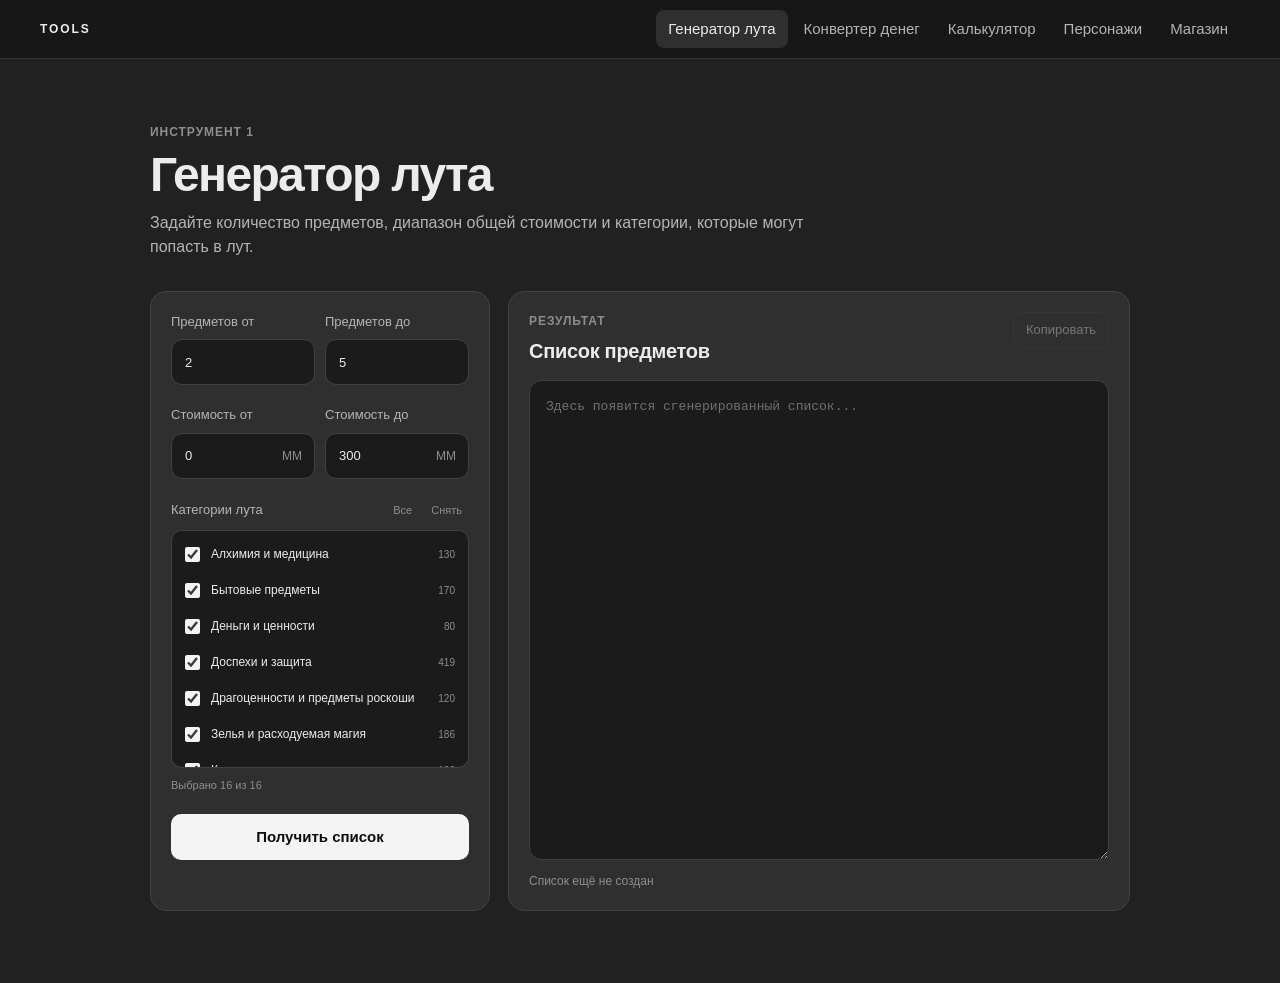
<file: index.html>
<!doctype html>
<html lang="ru">
<head>
  <meta charset="utf-8">
  <meta name="viewport" content="width=device-width, initial-scale=1">
  <meta http-equiv="refresh" content="0; url=pages/tool-1.html">
  <meta name="theme-color" content="#212121">
  <title>Tools</title>
  <link rel="stylesheet" href="assets/css/styles.css">
</head>
<body class="redirect-page">
  <p>Открыть <a href="pages/tool-1.html">генератор лута</a>.</p>
</body>
</html>
</file>
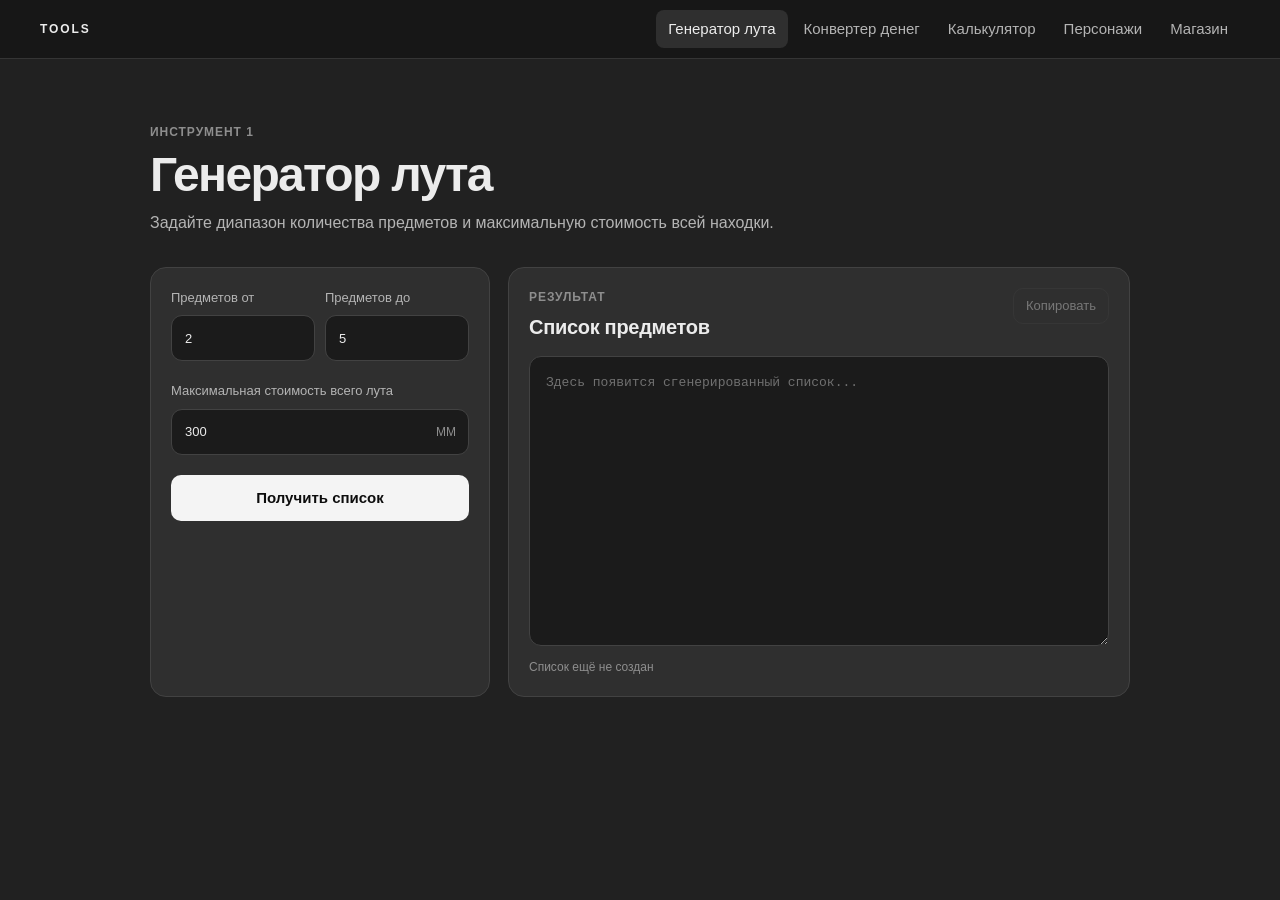
<file: tool-1.html>
<!doctype html>
<html lang="ru">
<head>
  <meta charset="utf-8">
  <meta name="viewport" content="width=device-width, initial-scale=1">
  <meta name="theme-color" content="#212121">
  <title>Генератор лута — Tools</title>
  <link rel="stylesheet" href="styles.css">
</head>
<body>
<header class="site-header">
  <div class="header-inner">
    <a class="brand" href="tool-1.html" aria-label="Tools — главная">TOOLS</a>
    <nav class="tool-nav" aria-label="Инструменты">
      <a class="nav-link active" href="tool-1.html" aria-current="page">Генератор лута</a>
<a class="nav-link" href="tool-2.html">Конвертер денег</a>
<a class="nav-link" href="tool-3.html">Калькулятор</a>
<a class="nav-link" href="tool-4.html">Персонажи</a>
<a class="nav-link" href="tool-5.html">Магазин</a>
    </nav>
  </div>
</header>

<main class="page-shell">
  <section class="page-heading">
    <p class="kicker">Инструмент 1</p>
    <h1>Генератор лута</h1>
    <p class="subtitle">Задайте диапазон количества предметов и максимальную стоимость всей находки.</p>
  </section>

  <div class="tool-grid">
    <form class="settings-panel" id="loot-form">
      <div class="field-group two-fields">
        <label class="field">
          <span>Предметов от</span>
          <input id="loot-min" type="number" min="1" max="50" step="1" value="2" inputmode="numeric" required>
        </label>
        <label class="field">
          <span>Предметов до</span>
          <input id="loot-max" type="number" min="1" max="50" step="1" value="5" inputmode="numeric" required>
        </label>
      </div>

      <label class="field">
        <span>Максимальная стоимость всего лута</span>
        <div class="input-wrap">
          <input id="loot-budget" type="number" min="1" step="1" value="300" inputmode="numeric" required>
          <span class="suffix">ММ</span>
        </div>
      </label>

      <button class="generate-button" type="submit">Получить список</button>
      <p class="form-error" id="form-error" role="alert" aria-live="polite"></p>
    </form>

    <section class="result-panel" aria-labelledby="result-title">
      <div class="result-topline">
        <div>
          <p class="kicker">Результат</p>
          <h2 id="result-title">Список предметов</h2>
        </div>
        <button class="copy-button" id="copy-button" type="button" disabled>Копировать</button>
      </div>

      <textarea id="loot-result" class="result-output" readonly spellcheck="false" aria-label="Сгенерированный список лута" placeholder="Здесь появится сгенерированный список..."></textarea>
      <div class="result-meta" id="result-meta" aria-live="polite">Список ещё не создан</div>
    </section>
  </div>
</main>

<script src="loot-data.js"></script>
<script src="loot.js"></script>
</body>
</html>
</file>
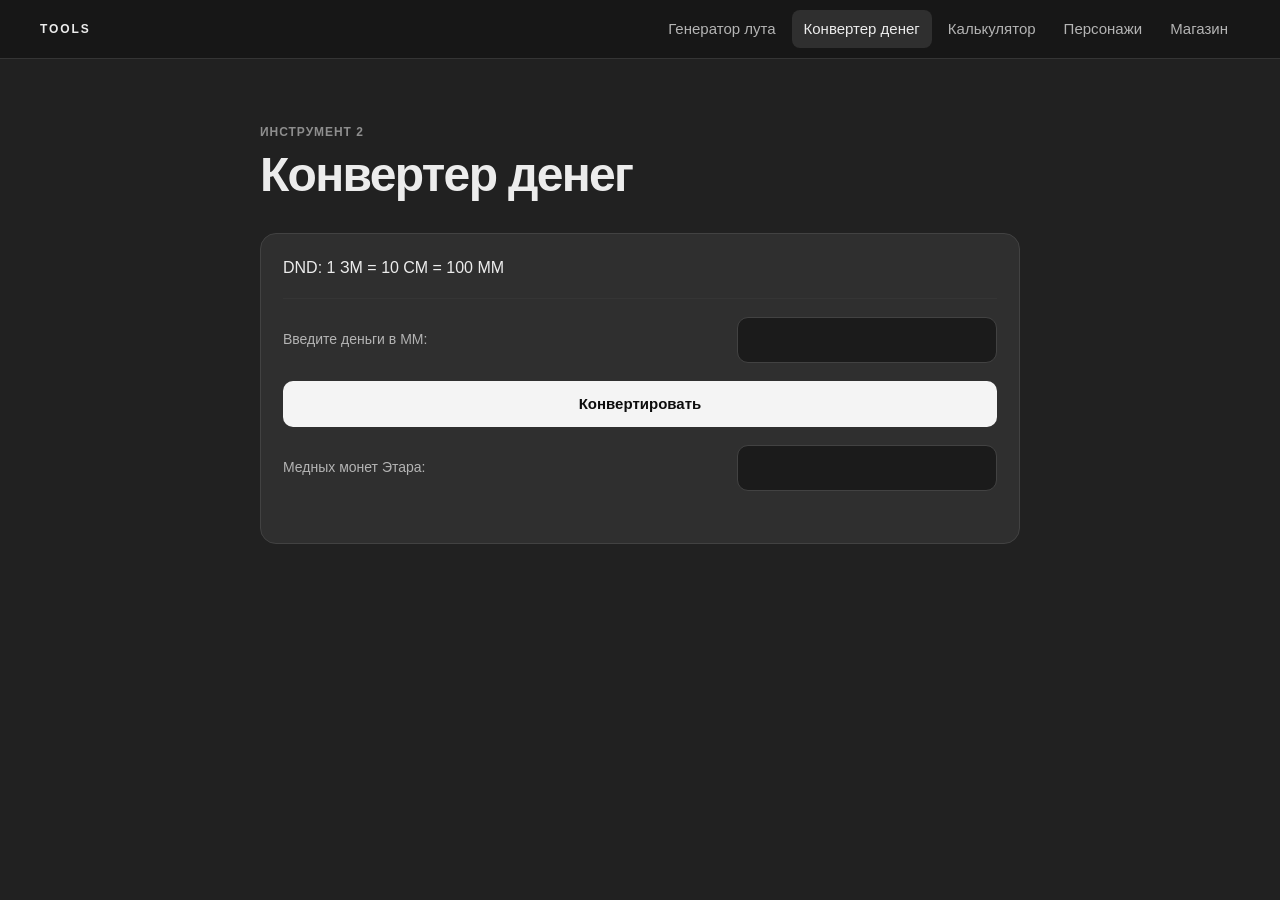
<file: tool-2.html>
<!doctype html>
<html lang="ru">
<head>
  <meta charset="utf-8">
  <meta name="viewport" content="width=device-width, initial-scale=1">
  <meta name="theme-color" content="#212121">
  <title>Конвертер денег — Tools</title>
  <link rel="stylesheet" href="styles.css">
</head>
<body>
<header class="site-header">
  <div class="header-inner">
    <a class="brand" href="tool-1.html" aria-label="Tools — главная">TOOLS</a>
    <nav class="tool-nav" aria-label="Инструменты">
      <a class="nav-link" href="tool-1.html">Генератор лута</a>
      <a class="nav-link active" href="tool-2.html" aria-current="page">Конвертер денег</a>
      <a class="nav-link" href="tool-3.html">Калькулятор</a>
      <a class="nav-link" href="tool-4.html">Персонажи</a>
      <a class="nav-link" href="tool-5.html">Магазин</a>
    </nav>
  </div>
</header>

<main class="page-shell converter-shell">
  <section class="page-heading">
    <p class="kicker">Инструмент 2</p>
    <h1>Конвертер денег</h1>
  </section>

  <form class="converter-panel" id="money-form">
    <p class="conversion-rule">DND: 1 ЗМ = 10 СМ = 100 ММ</p>

    <label class="converter-row" for="dnd-copper">
      <span>Введите деньги в ММ:</span>
      <input id="dnd-copper" type="number" min="0" step="any" inputmode="decimal" autocomplete="off" aria-label="Медные монеты DND">
    </label>

    <button class="generate-button converter-button" type="submit">Конвертировать</button>

    <label class="converter-row" for="etara-copper">
      <span>Медных монет Этара:</span>
      <input id="etara-copper" type="number" min="0" step="any" inputmode="decimal" autocomplete="off" aria-label="Медные монеты Этара">
    </label>

    <p class="form-error converter-error" id="money-error" role="alert" aria-live="polite"></p>
  </form>
</main>

<script src="money.js"></script>
</body>
</html>
</file>
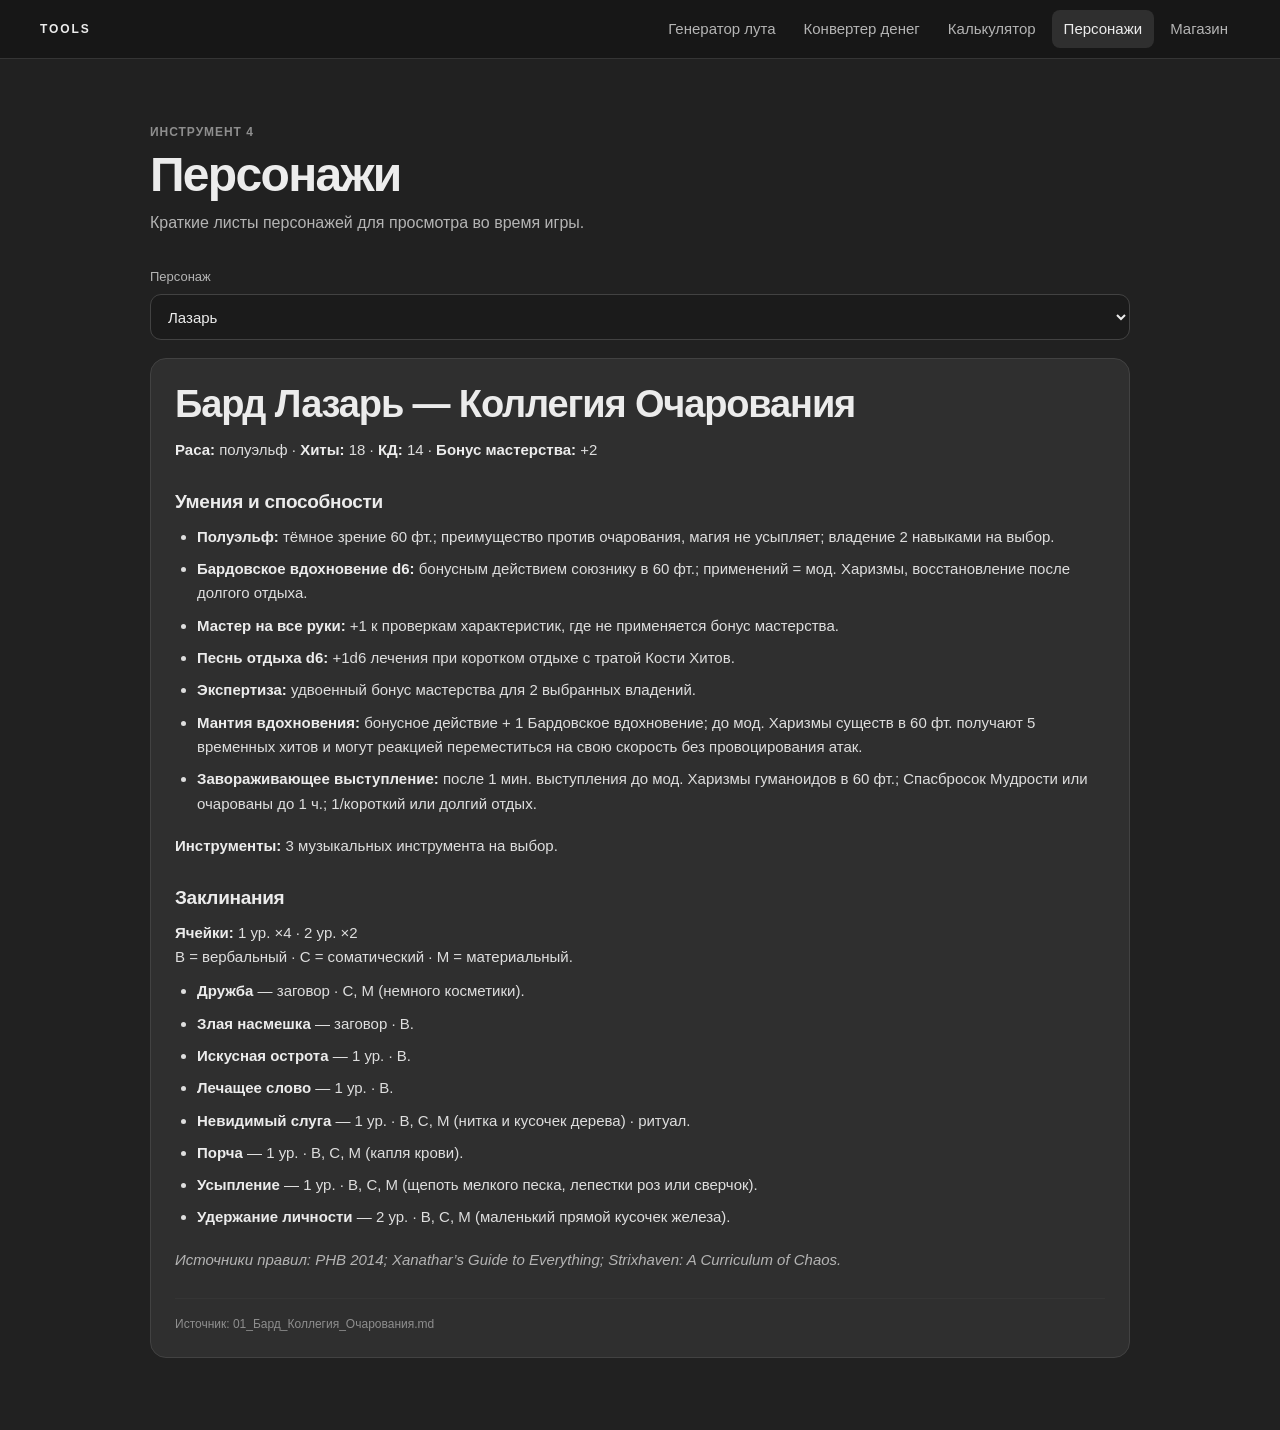
<file: tool-4.html>
<!DOCTYPE html>
<html lang="ru">
<head>
  <meta charset="UTF-8" />
  <meta name="viewport" content="width=device-width, initial-scale=1.0" />
  <meta name="theme-color" content="#212121" />
  <title>Персонажи</title>
  <link rel="stylesheet" href="styles.css">
<style>
.character-tool {
  display: grid;
  gap: 18px;
}

.character-toolbar {
  display: grid;
  gap: 8px;
}

.character-toolbar label {
  color: var(--muted);
  font-size: 13px;
  font-weight: 500;
}

.character-select {
  width: 100%;
  height: 46px;
  padding: 0 13px;
  border: 1px solid var(--border);
  border-radius: 11px;
  outline: none;
  color: var(--text);
  background: var(--surface-deep);
  font: inherit;
  cursor: pointer;
  transition: border-color 120ms ease, box-shadow 120ms ease;
}

.character-select:focus {
  border-color: #6d6d6d;
  box-shadow: 0 0 0 2px rgba(255,255,255,.06);
}

.character-sheet {
  padding: 24px;
  border: 1px solid var(--border);
  border-radius: var(--radius);
  background: var(--surface);
}

.character-sheet h1 {
  margin: 0 0 12px;
  font-size: clamp(26px, 4vw, 38px);
  line-height: 1.12;
  font-weight: 600;
  letter-spacing: -.03em;
}

.character-sheet h2 {
  margin: 28px 0 10px;
  font-size: 19px;
}

.character-sheet p,
.character-sheet li {
  color: #dedede;
  line-height: 1.62;
}

.character-sheet p {
  margin: 10px 0;
}

.character-sheet ul {
  margin: 10px 0 18px;
  padding-left: 22px;
}

.character-sheet li {
  margin: 8px 0;
}

.character-sheet strong {
  color: var(--text);
}

.character-sheet em {
  color: var(--muted);
}

.character-sheet code {
  padding: 2px 5px;
  border-radius: 6px;
  background: var(--surface-deep);
}

.character-source {
  margin-top: 26px;
  padding-top: 16px;
  border-top: 1px solid var(--border-soft);
  color: var(--muted-2);
  font-size: 12px;
}

@media (max-width: 640px) {
  .character-sheet {
    padding: 18px;
  }
}
</style>
</head>
<body>
  <header class="site-header">
  <div class="header-inner">
    <a class="brand" href="tool-1.html" aria-label="Tools — главная">TOOLS</a>
    <nav class="tool-nav" aria-label="Инструменты">
      <a class="nav-link" href="tool-1.html">Генератор лута</a>
      <a class="nav-link" href="tool-2.html">Конвертер денег</a>
      <a class="nav-link" href="tool-3.html">Калькулятор</a>
      <a class="nav-link active" href="tool-4.html" aria-current="page">Персонажи</a>
      <a class="nav-link" href="tool-5.html">Магазин</a>
    </nav>
  </div>
</header>

<main class="page-shell character-page">
  <section class="page-heading">
    <p class="kicker">Инструмент 4</p>
    <h1>Персонажи</h1>
    <p class="subtitle">Краткие листы персонажей для просмотра во время игры.</p>
  </section>

  <div class="character-tool">

          <div class="character-toolbar">
            <label for="characterSelect">Персонаж</label>
            <select id="characterSelect" class="character-select" aria-label="Выберите персонажа"></select>
          </div>

          <article id="characterSheet" class="character-sheet"></article>
  </div>
</main>

  <script>
    const characters = [{"name": "Лазарь", "title": "Бард Лазарь — Коллегия Очарования", "markdown": "# Бард Лазарь — Коллегия Очарования\n**Раса:** полуэльф · **Хиты:** 18 · **КД:** 14 · **Бонус мастерства:** +2\n\n## Умения и способности\n- **Полуэльф:** тёмное зрение 60 фт.; преимущество против очарования, магия не усыпляет; владение 2 навыками на выбор.\n- **Бардовское вдохновение d6:** бонусным действием союзнику в 60 фт.; применений = мод. Харизмы, восстановление после долгого отдыха.\n- **Мастер на все руки:** +1 к проверкам характеристик, где не применяется бонус мастерства.\n- **Песнь отдыха d6:** +1d6 лечения при коротком отдыхе с тратой Кости Хитов.\n- **Экспертиза:** удвоенный бонус мастерства для 2 выбранных владений.\n- **Мантия вдохновения:** бонусное действие + 1 Бардовское вдохновение; до мод. Харизмы существ в 60 фт. получают 5 временных хитов и могут реакцией переместиться на свою скорость без провоцирования атак.\n- **Завораживающее выступление:** после 1 мин. выступления до мод. Харизмы гуманоидов в 60 фт.; Спасбросок Мудрости или очарованы до 1 ч.; 1/короткий или долгий отдых.\n\n**Инструменты:** 3 музыкальных инструмента на выбор.\n\n## Заклинания\n**Ячейки:** 1 ур. ×4 · 2 ур. ×2  \nВ = вербальный · С = соматический · М = материальный.\n\n- **Дружба** — заговор · С, М (немного косметики).\n- **Злая насмешка** — заговор · В.\n- **Искусная острота** — 1 ур. · В.\n- **Лечащее слово** — 1 ур. · В.\n- **Невидимый слуга** — 1 ур. · В, С, М (нитка и кусочек дерева) · ритуал.\n- **Порча** — 1 ур. · В, С, М (капля крови).\n- **Усыпление** — 1 ур. · В, С, М (щепоть мелкого песка, лепестки роз или сверчок).\n- **Удержание личности** — 2 ур. · В, С, М (маленький прямой кусочек железа).\n\n*Источники правил: PHB 2014; Xanathar’s Guide to Everything; Strixhaven: A Curriculum of Chaos.*\n", "file": "01_Бард_Коллегия_Очарования.md"}, {"name": "Азраэль", "title": "Плут Азраэль — Убийца", "markdown": "# Плут Азраэль — Убийца\n**Раса:** тифлинг · **Хиты:** 15 · **КД:** 13 · **Бонус мастерства:** +2\n\n## Умения и способности\n- **Тифлинг:** тёмное зрение 60 фт.; сопротивление огню; «Чудотворство»; с 3 уровня «Адское возмездие» 1/долгий отдых, сотворяется как заклинание 2 уровня (Харизма).\n- **Экспертиза:** удвоенный бонус мастерства для 2 выбранных владений.\n- **Скрытая атака:** +2d6 1/ход при выполнении условий.\n- **Хитрое действие:** бонусным действием Рывок, Отход или Спрятаться.\n- **Дополнительные владения убийцы:** набор для грима и набор отравителя.\n- **Ликвидация:** преимущество на атаки по существам, которые ещё не ходили; попадание по застигнутому врасплох существу — критическое.\n\n**Инструменты:** воровские инструменты; набор для грима; набор отравителя.\n\n## Заклинания\nВ = вербальный · С = соматический · М = материальный.\n\n- **Чудотворство** — заговор · В.\n- **Адское возмездие** — 1 ур. · В, С · расово: 1/долгий отдых, сотворяется как **2 ур.**, без ячейки.\n\n*Источники правил: PHB 2014.*\n", "file": "02_Плут_Убийца.md"}, {"name": "Фредо", "title": "Друид Фредо — Круг Земли (Лес)", "markdown": "# Друид Фредо — Круг Земли (Лес)\n**Раса:** тифлинг · **Хиты:** 24 · **КД:** 12 · **Бонус мастерства:** +2\n\n## Умения и способности\n- **Тифлинг:** тёмное зрение 60 фт.; сопротивление огню; «Чудотворство»; с 3 уровня «Адское возмездие» 1/долгий отдых, как заклинание 2 уровня (Харизма).\n- **Дикий облик:** 2/короткий или долгий отдых; зверь до КС 1/4, без скорости плавания/полёта; до 1 часа.\n- **Круг Земли:** 1 дополнительный заговор друида.\n- **Естественное восстановление:** 1/долгий отдых после короткого отдыха восстановить ячейки суммарно до 2 уровней.\n- **Заклинания круга — Лес:** «Дубовая кора» и «Паук» всегда подготовлены и не входят в лимит подготовки.\n\n**Инструменты:** набор травника.\n\n## Заклинания\n**Ячейки:** 1 ур. ×4 · 2 ур. ×2  \nВ = вербальный · С = соматический · М = материальный.\n\n- **Искусство друидов** — заговор · В, С.\n- **Починка** — заговор · В, С, М (два магнетита).\n- **Сотворение пламени** — заговор · В, С.\n- **Чудотворство** — заговор · В.\n- **Лечение ран** — 1 ур. · В, С.\n- **Огонь фей** — 1 ур. · В.\n- **Разговор с животными** — 1 ур. · В, С · ритуал.\n- **Адское возмездие** — 1 ур. · В, С · расово: 1/долгий отдых как **2 ур.**, без ячейки.\n- **Горящий клинок** — 2 ур. · В, С, М (лист сумаха) · концентрация.\n- **Дубовая кора** — 2 ур. · В, С, М (горсть дубовой коры) · концентрация.\n- **Паук** — 2 ур. · В, С, М (капля битума и паук) · концентрация.\n- **Поиск ловушек** — 2 ур. · В, С.\n\n*Источники правил: PHB 2014.*\n", "file": "03_Друид_Круг_Земли.md"}, {"name": "Марфа", "title": "Чародей Марфа — Наследие драконьей крови", "markdown": "# Чародей Марфа — Наследие драконьей крови\n**Раса:** полуорк · **Хиты:** 23 · **КД:** 14 · **Бонус мастерства:** +2\n\n## Умения и способности\n- **Полуорк:** тёмное зрение 60 фт.; владение Запугиванием; **Непоколебимая стойкость** — вместо падения до 0 хитов остаться на 1, 1/долгий отдых; **Свирепые атаки** — при крите рукопашным оружием +1 кость урона оружия.\n- **Единицы чародейства:** 3; гибкое заклинательство — преобразование ячеек ↔ единицы чародейства.\n- **Метамагия:** **Далёкое заклинание** и **Неуловимое заклинание**.\n- **Драконий предок:** зелёный дракон; связанный тип урона — яд; при подходящих проверках Харизмы против драконов применимый бонус мастерства удваивается.\n- **Драконья устойчивость:** +1 максимум хитов за каждый уровень чародея; без доспеха КД = 13 + Ловкость.\n\n**Инструменты:** нет от расы/класса/подкласса.\n\n## Заклинания\n**Ячейки:** 1 ур. ×4 · 2 ур. ×2  \nВ = вербальный · С = соматический · М = материальный.\n\n- **Брызги яда** — заговор · В, С.\n- **Магическая рука** — заговор · В, С.\n- **Свет** — заговор · В, М (светлячок или фосфоресцирующий мох).\n- **Шоковое прикосновение** — заговор · В, С.\n- **Волшебная стрела** — 1 ур. · В, С.\n- **Луч болезни** — 1 ур. · В, С.\n- **Обнаружение магии** — 1 ур. · В, С · ритуал.\n- **Дыхание дракона** — 2 ур. · В, С, М (острый перец) · концентрация.\n\n*Источники правил: PHB 2014; Xanathar’s Guide to Everything.*\n", "file": "04_Чародей_Драконья_Кровь.md"}, {"name": "Ренкай", "title": "Воин Ренкай — Воин Эха", "markdown": "# Воин Ренкай — Воин Эха\n**Раса:** человек · **Ликантропия:** вермедведь · **Хиты:** 31 · **КД:** 19 · **Бонус мастерства:** +2\n\n## Умения и способности\n- **Человек (стандартный):** все характеристики +1.\n- **Боевой стиль:** 1 стиль на выбор (конкретный не указан).\n- **Второе дыхание:** бонусным действием восстановить 1d10 + 3 хита; 1/короткий или долгий отдых.\n- **Всплеск действий:** дополнительное действие в свой ход; 1/короткий или долгий отдых.\n- **Воплощение эха:** бонусным действием создать эхо в 15 фт.; КД эха = 14 + БМ (**16**), 1 хит, иммунитет ко всем состояниям. Эхо двигается до 30 фт. без действия; атаки действием Атака могут исходить из вашей клетки или клетки эха; из эха можно совершать провоцированные атаки; бонусным действием можно поменяться с ним местами, потратив 15 фт. перемещения.\n- **Высвобождение воплощения:** при действии Атака сделать ещё 1 рукопашную атаку из позиции эха; использований = мод. Телосложения (мин. 1), восстановление после долгого отдыха.\n- **Вермедведь:** Сила становится 19, если была ниже; в форме медведя/гибрида **КД +1** (при указанном КД 19 → 20), скорость 40 фт. и лазание 30 фт.; иммунитет к дробящему/колющему/рубящему урону от немагических несеребряных атак; преимущество Восприятия по запаху; превращение действием в медведя/гибрида и обратно. Получает натуральные атаки вермедведя и владение ими: **укус 2d10 + Сила**, **когти 2d8 + Сила**. СЛ заражения укусом = 8 + БМ + мод. Телосложения.\n\n**Инструменты:** нет от расы/класса/подкласса/ликантропии.\n\n## Заклинания\nНет.\n\n*Источники правил: PHB 2014; Explorer’s Guide to Wildemount; Monster Manual 2014.*\n", "file": "05_Воин_Эха_Вермедведь.md"}, {"name": "Громм", "title": "Варвар \"Громм\" — Путь Зверя", "markdown": "# Варвар \"Громм\" — Путь Зверя\n**Раса:** дварф · **Хиты:** 35 · **КД:** 15 · **Бонус мастерства:** +2\n\n## Умения и способности\n- **Дварф:** тёмное зрение 60 фт.; преимущество спасбросков против яда и сопротивление урону ядом; владение боевым топором, ручным топором, лёгким молотом и боевым молотом; **Знание камня** — для Истории о каменной кладке считается владеющим навыком и удваивает БМ; скорость 25 фт., тяжёлый доспех её не снижает.\n- **Подраса дварфа не указана:** её особенности не добавлены.\n- **Ярость:** 3/долгий отдых; +2 урона рукопашными атаками Силой, преимущество проверок/спасбросков Силы, сопротивление дробящему/колющему/рубящему урону.\n- **Защита без доспехов:** КД = 10 + Ловкость + Телосложение.\n- **Безрассудная атака:** преимущество рукопашных атак Силой в этот ход; атаки по вам получают преимущество до следующего хода.\n- **Чувство опасности:** преимущество спасбросков Ловкости против видимых эффектов, если не ослеплён/оглушён/недееспособен.\n- **Форма зверя:** при входе в Ярость выбрать натуральное оружие:\n  - **Укус:** 1d8 колющего; 1/ход при хитов меньше половины после попадания восстановить хиты = БМ (**2**).\n  - **Когти:** 1d6 рубящего; 1/ход после атаки когтем действием Атака — ещё 1 атака когтем тем же действием.\n  - **Хвост:** 1d8 колющего, досягаемость; реакцией при попадании по вам бросить d8 и добавить к КД против этой атаки.\n\n**Инструменты:** 1 на выбор — инструменты кузнеца, припасы пивовара или инструменты каменщика.\n\n## Заклинания\nНет.\n\n*Источники правил: PHB 2014; Tasha’s Cauldron of Everything.*\n", "file": "06_Варвар_Путь_Зверя.md"}];

    const select = document.getElementById("characterSelect");
    const sheet = document.getElementById("characterSheet");

    function escapeHtml(value) {
      return value
        .replaceAll("&", "&amp;")
        .replaceAll("<", "&lt;")
        .replaceAll(">", "&gt;");
    }

    function inlineMarkdown(text) {
      let result = escapeHtml(text);
      result = result.replace(/`([^`]+)`/g, "<code>$1</code>");
      result = result.replace(/\*\*([^*]+)\*\*/g, "<strong>$1</strong>");
      result = result.replace(/\*([^*]+)\*/g, "<em>$1</em>");
      return result;
    }

    function markdownToHtml(md) {
      const lines = md.replace(/\r\n/g, "\n").split("\n");
      const out = [];
      let inList = false;
      let paragraph = [];

      const flushParagraph = () => {
        if (paragraph.length) {
          out.push("<p>" + paragraph.map(inlineMarkdown).join("<br>") + "</p>");
          paragraph = [];
        }
      };

      const closeList = () => {
        if (inList) {
          out.push("</ul>");
          inList = false;
        }
      };

      for (const raw of lines) {
        const line = raw.trimEnd();

        if (!line.trim()) {
          flushParagraph();
          closeList();
          continue;
        }

        if (line.startsWith("# ")) {
          flushParagraph();
          closeList();
          out.push("<h1>" + inlineMarkdown(line.slice(2).trim()) + "</h1>");
          continue;
        }

        if (line.startsWith("## ")) {
          flushParagraph();
          closeList();
          out.push("<h2>" + inlineMarkdown(line.slice(3).trim()) + "</h2>");
          continue;
        }

        if (line.startsWith("- ")) {
          flushParagraph();
          if (!inList) {
            out.push("<ul>");
            inList = true;
          }
          out.push("<li>" + inlineMarkdown(line.slice(2).trim()) + "</li>");
          continue;
        }

        // Nested list line from source MD.
        if (/^\s{2,}-\s/.test(raw)) {
          flushParagraph();
          if (!inList) {
            out.push("<ul>");
            inList = true;
          }
          out.push("<li>" + inlineMarkdown(raw.replace(/^\s*-\s*/, "")) + "</li>");
          continue;
        }

        paragraph.push(line.trim());
      }

      flushParagraph();
      closeList();
      return out.join("");
    }

    function renderCharacter(index) {
      const character = characters[index];
      sheet.innerHTML =
        markdownToHtml(character.markdown) +
        '<div class="character-source">Источник: ' + escapeHtml(character.file) + "</div>";
    }

    characters.forEach((character, index) => {
      const option = document.createElement("option");
      option.value = String(index);
      option.textContent = character.name;
      select.appendChild(option);
    });

    select.addEventListener("change", () => renderCharacter(Number(select.value)));
    renderCharacter(0);
  </script>
</body>
</html>
</file>
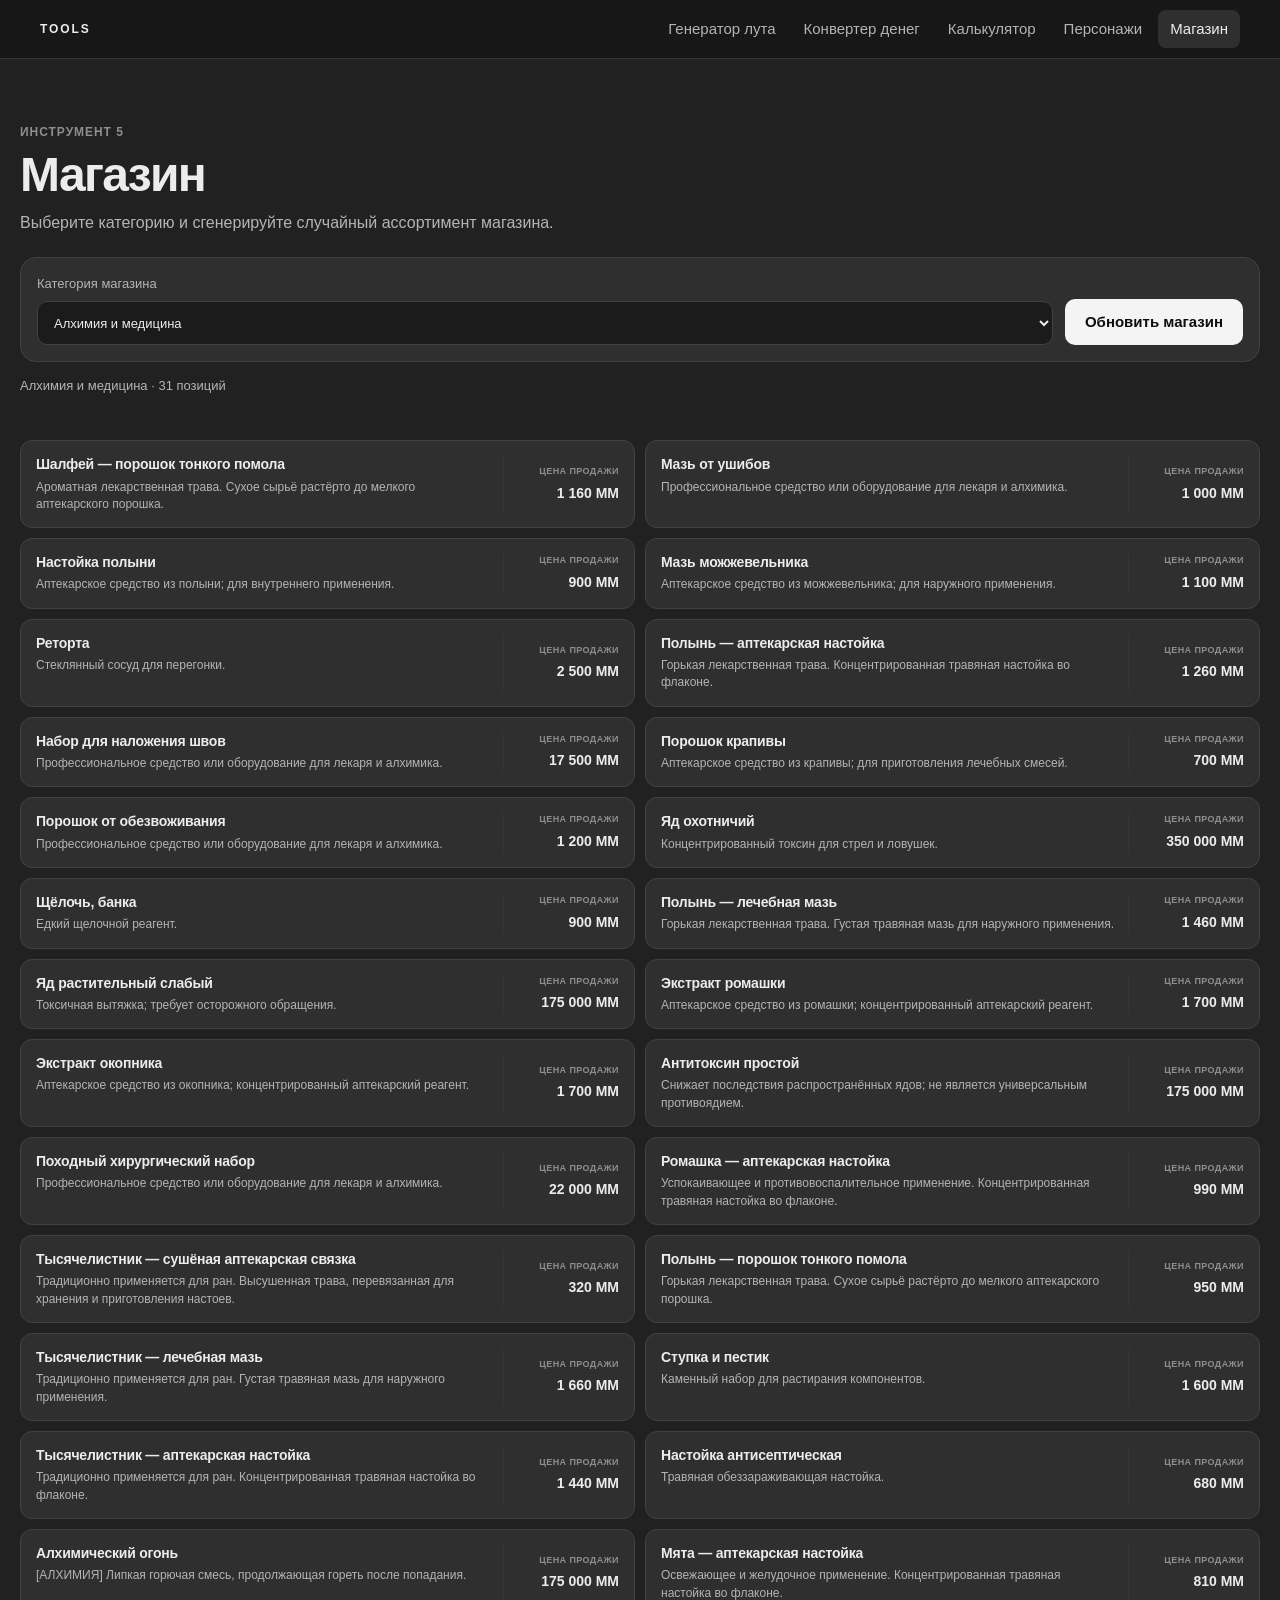
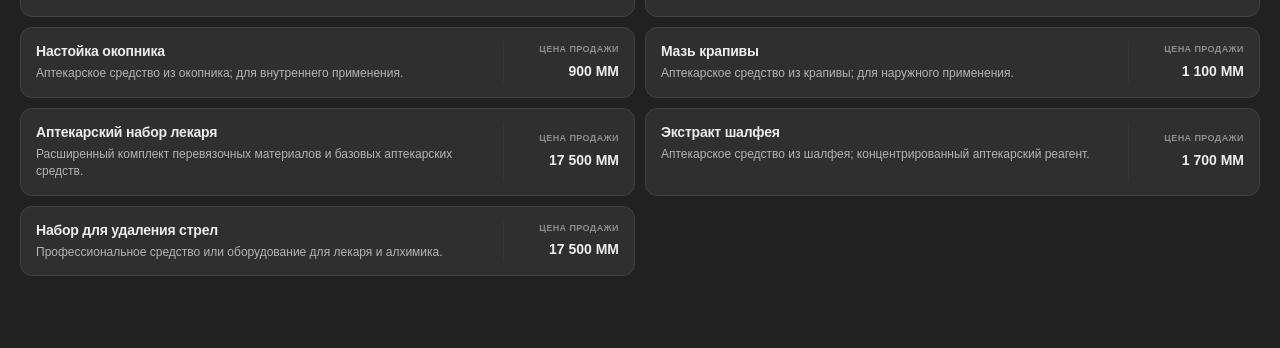
<file: tool-5.html>
<!doctype html>
<html lang="ru">
<head>
  <meta charset="utf-8">
  <meta name="viewport" content="width=device-width, initial-scale=1">
  <meta name="theme-color" content="#212121">
  <title>Магазин — Tools</title>
  <link rel="stylesheet" href="styles.css">
</head>
<body>
<header class="site-header">
  <div class="header-inner">
    <a class="brand" href="tool-1.html" aria-label="Tools — главная">TOOLS</a>
    <nav class="tool-nav" aria-label="Инструменты">
      <a class="nav-link" href="tool-1.html">Генератор лута</a>
      <a class="nav-link" href="tool-2.html">Конвертер денег</a>
      <a class="nav-link" href="tool-3.html">Калькулятор</a>
      <a class="nav-link" href="tool-4.html">Персонажи</a>
      <a class="nav-link active" href="tool-5.html" aria-current="page">Магазин</a>
    </nav>
  </div>
</header>

<main class="page-shell shop-shell">
  <section class="page-heading shop-heading">
    <div>
      <p class="kicker">Инструмент 5</p>
      <h1>Магазин</h1>
      <p class="subtitle">Выберите категорию и сгенерируйте случайный ассортимент магазина.</p>
    </div>
  </section>

  <section class="shop-controls" aria-label="Настройки магазина">
    <label class="field shop-category-field">
      <span>Категория магазина</span>
      <select id="shop-category" class="shop-select" aria-label="Категория магазина"></select>
    </label>
    <button class="generate-button shop-refresh" id="shop-refresh" type="button">Обновить магазин</button>
  </section>

  <div class="shop-summary" id="shop-summary" aria-live="polite"></div>
  <p class="form-error shop-error" id="shop-error" role="alert" aria-live="polite"></p>

  <section class="shop-list" id="shop-list" aria-label="Ассортимент магазина"></section>
</main>

<template id="shop-item-template">
  <article class="shop-item">
    <div class="shop-item-main">
      <h2 class="shop-item-name"></h2>
      <p class="shop-item-description"></p>
    </div>
    <div class="shop-item-price-wrap">
      <span>Цена продажи</span>
      <strong class="shop-item-price"></strong>
    </div>
  </article>
</template>

<script src="loot-data.js"></script>
<script src="shop.js"></script>
</body>
</html>
</file>
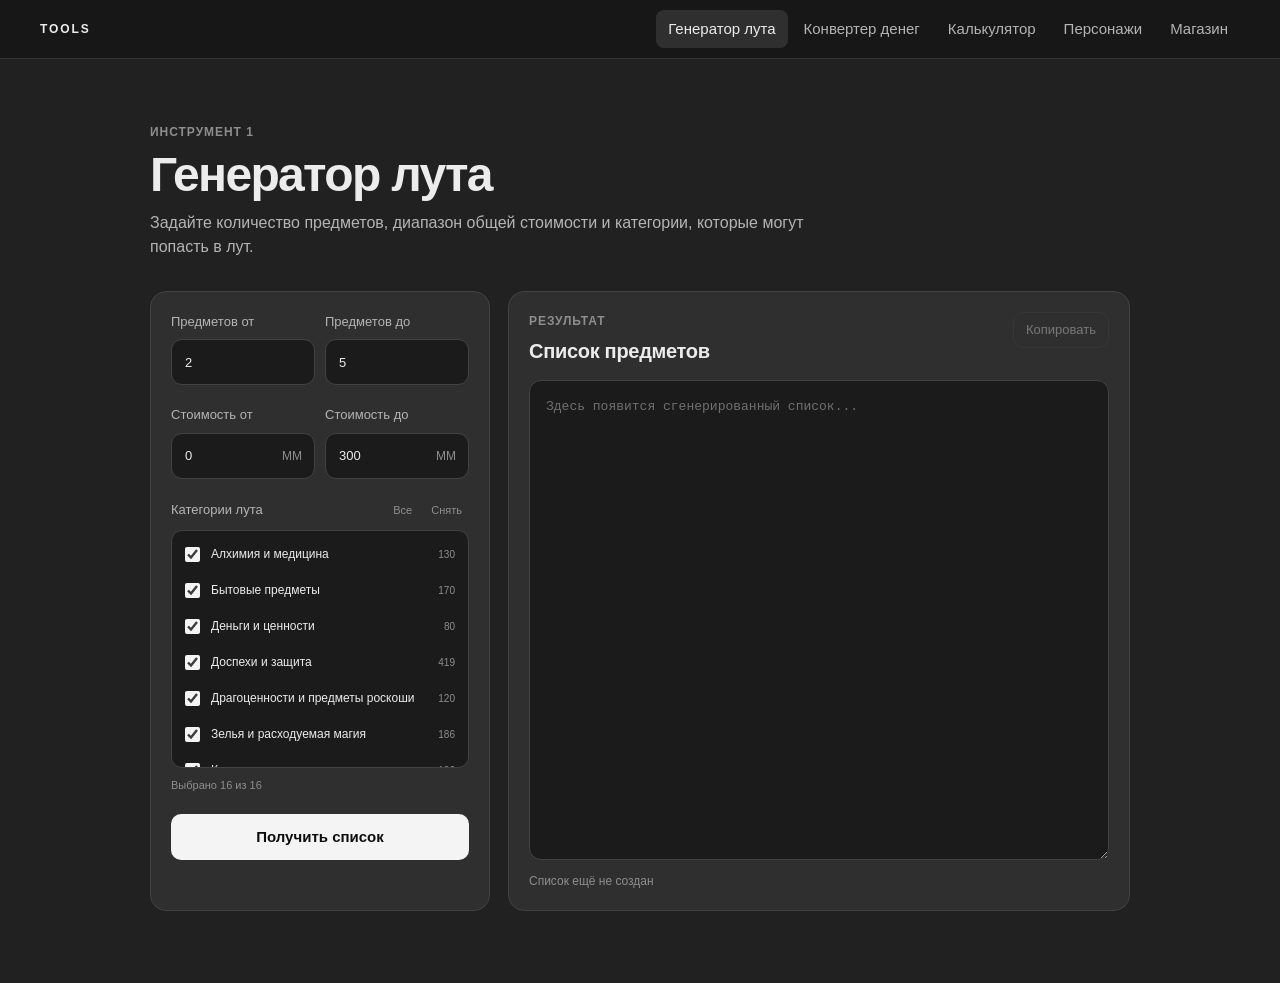
<file: pages/tool-1.html>
<!doctype html>
<html lang="ru">
<head>
  <meta charset="utf-8">
  <meta name="viewport" content="width=device-width, initial-scale=1">
  <meta name="theme-color" content="#212121">
  <title>Генератор лута — Tools</title>
  <link rel="stylesheet" href="../assets/css/styles.css">
  <link rel="stylesheet" href="../assets/css/loot-generator.css">
</head>
<body>
<header class="site-header">
  <div class="header-inner">
    <a class="brand" href="tool-1.html" aria-label="Tools — главная">TOOLS</a>
    <nav class="tool-nav" aria-label="Инструменты">
      <a class="nav-link active" href="tool-1.html" aria-current="page">Генератор лута</a>
      <a class="nav-link" href="tool-2.html">Конвертер денег</a>
      <a class="nav-link" href="tool-3.html">Калькулятор</a>
      <a class="nav-link" href="tool-4.html">Персонажи</a>
      <a class="nav-link" href="tool-5.html">Магазин</a>
    </nav>
  </div>
</header>

<main class="page-shell">
  <section class="page-heading">
    <p class="kicker">Инструмент 1</p>
    <h1>Генератор лута</h1>
    <p class="subtitle">Задайте количество предметов, диапазон общей стоимости и категории, которые могут попасть в лут.</p>
  </section>

  <div class="tool-grid">
    <form class="settings-panel" id="loot-form">
      <div class="field-group two-fields">
        <label class="field">
          <span>Предметов от</span>
          <input id="loot-min" type="number" min="1" max="50" step="1" value="2" inputmode="numeric" required>
        </label>
        <label class="field">
          <span>Предметов до</span>
          <input id="loot-max" type="number" min="1" max="50" step="1" value="5" inputmode="numeric" required>
        </label>
      </div>

      <div class="field-group two-fields">
        <label class="field">
          <span>Стоимость от</span>
          <div class="input-wrap">
            <input id="loot-budget-min" type="number" min="0" step="1" value="0" inputmode="numeric" required>
            <span class="suffix">ММ</span>
          </div>
        </label>
        <label class="field">
          <span>Стоимость до</span>
          <div class="input-wrap">
            <input id="loot-budget-max" type="number" min="0" step="1" value="300" inputmode="numeric" required>
            <span class="suffix">ММ</span>
          </div>
        </label>
      </div>

      <div class="loot-category-block">
        <div class="loot-category-header">
          <span>Категории лута</span>
          <div class="loot-category-actions">
            <button id="loot-categories-all" type="button">Все</button>
            <button id="loot-categories-none" type="button">Снять</button>
          </div>
        </div>

        <div class="loot-category-list" id="loot-categories" aria-label="Категории лута"></div>
        <div class="loot-category-summary" id="loot-category-summary"></div>
      </div>

      <button class="generate-button" type="submit">Получить список</button>
      <p class="form-error" id="form-error" role="alert" aria-live="polite"></p>
    </form>

    <section class="result-panel" aria-labelledby="result-title">
      <div class="result-topline">
        <div>
          <p class="kicker">Результат</p>
          <h2 id="result-title">Список предметов</h2>
        </div>
        <button class="copy-button" id="copy-button" type="button" disabled>Копировать</button>
      </div>

      <textarea id="loot-result" class="result-output" readonly spellcheck="false" aria-label="Сгенерированный список лута" placeholder="Здесь появится сгенерированный список..."></textarea>
      <div class="result-meta" id="result-meta" aria-live="polite">Список ещё не создан</div>
    </section>
  </div>
</main>

<script src="../data/loot-data.js"></script>
<script src="../assets/js/loot.js"></script>
</body>
</html>
</file>
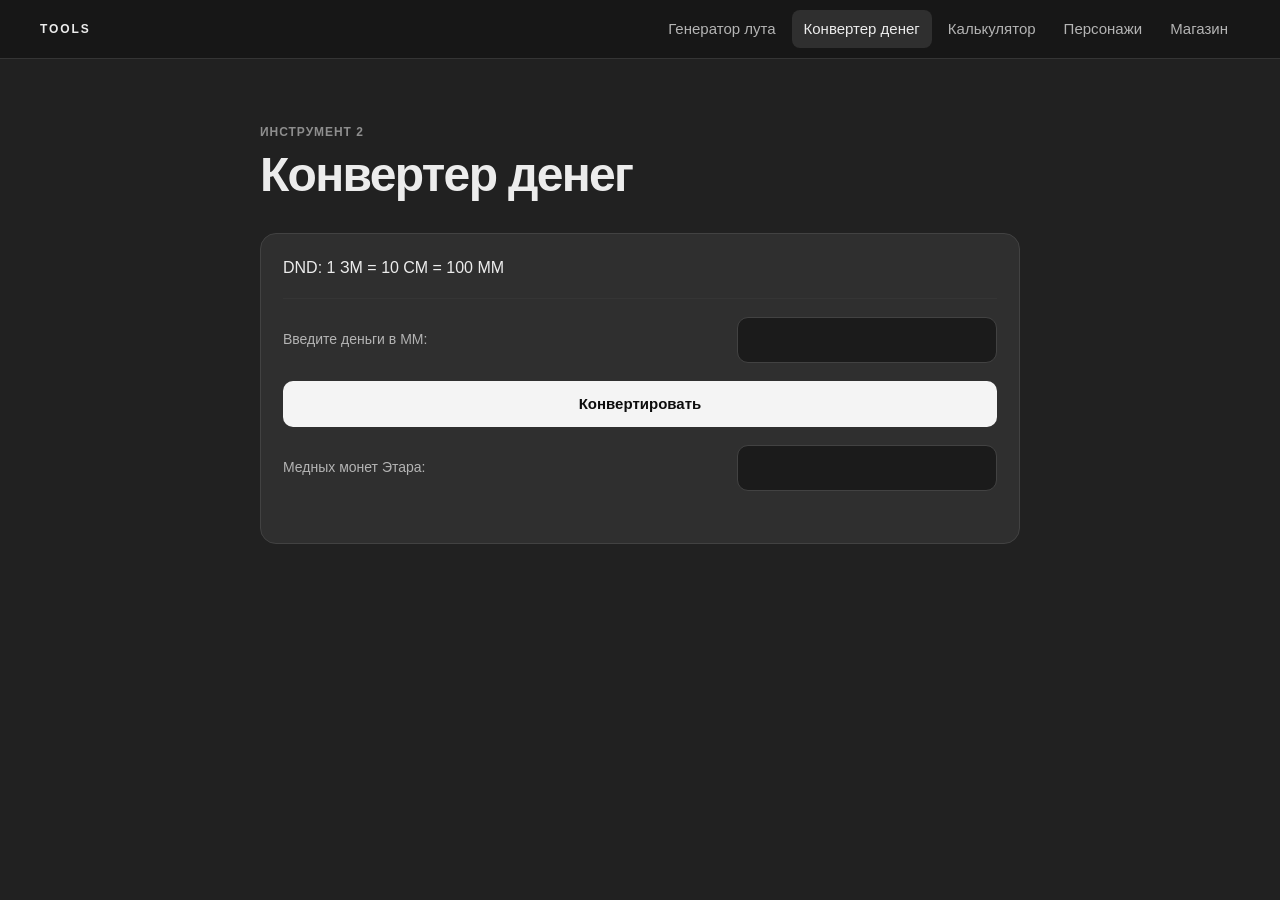
<file: pages/tool-2.html>
<!doctype html>
<html lang="ru">
<head>
  <meta charset="utf-8">
  <meta name="viewport" content="width=device-width, initial-scale=1">
  <meta name="theme-color" content="#212121">
  <title>Конвертер денег — Tools</title>
  <link rel="stylesheet" href="../assets/css/styles.css">
</head>
<body>
<header class="site-header">
  <div class="header-inner">
    <a class="brand" href="tool-1.html" aria-label="Tools — главная">TOOLS</a>
    <nav class="tool-nav" aria-label="Инструменты">
      <a class="nav-link" href="tool-1.html">Генератор лута</a>
      <a class="nav-link active" href="tool-2.html" aria-current="page">Конвертер денег</a>
      <a class="nav-link" href="tool-3.html">Калькулятор</a>
      <a class="nav-link" href="tool-4.html">Персонажи</a>
      <a class="nav-link" href="tool-5.html">Магазин</a>
    </nav>
  </div>
</header>

<main class="page-shell converter-shell">
  <section class="page-heading">
    <p class="kicker">Инструмент 2</p>
    <h1>Конвертер денег</h1>
  </section>

  <form class="converter-panel" id="money-form">
    <p class="conversion-rule">DND: 1 ЗМ = 10 СМ = 100 ММ</p>

    <label class="converter-row" for="dnd-copper">
      <span>Введите деньги в ММ:</span>
      <input id="dnd-copper" type="number" min="0" step="any" inputmode="decimal" autocomplete="off" aria-label="Медные монеты DND">
    </label>

    <button class="generate-button converter-button" type="submit">Конвертировать</button>

    <label class="converter-row" for="etara-copper">
      <span>Медных монет Этара:</span>
      <input id="etara-copper" type="number" min="0" step="any" inputmode="decimal" autocomplete="off" aria-label="Медные монеты Этара">
    </label>

    <p class="form-error converter-error" id="money-error" role="alert" aria-live="polite"></p>
  </form>
</main>

<script src="../assets/js/money.js"></script>
</body>
</html>
</file>
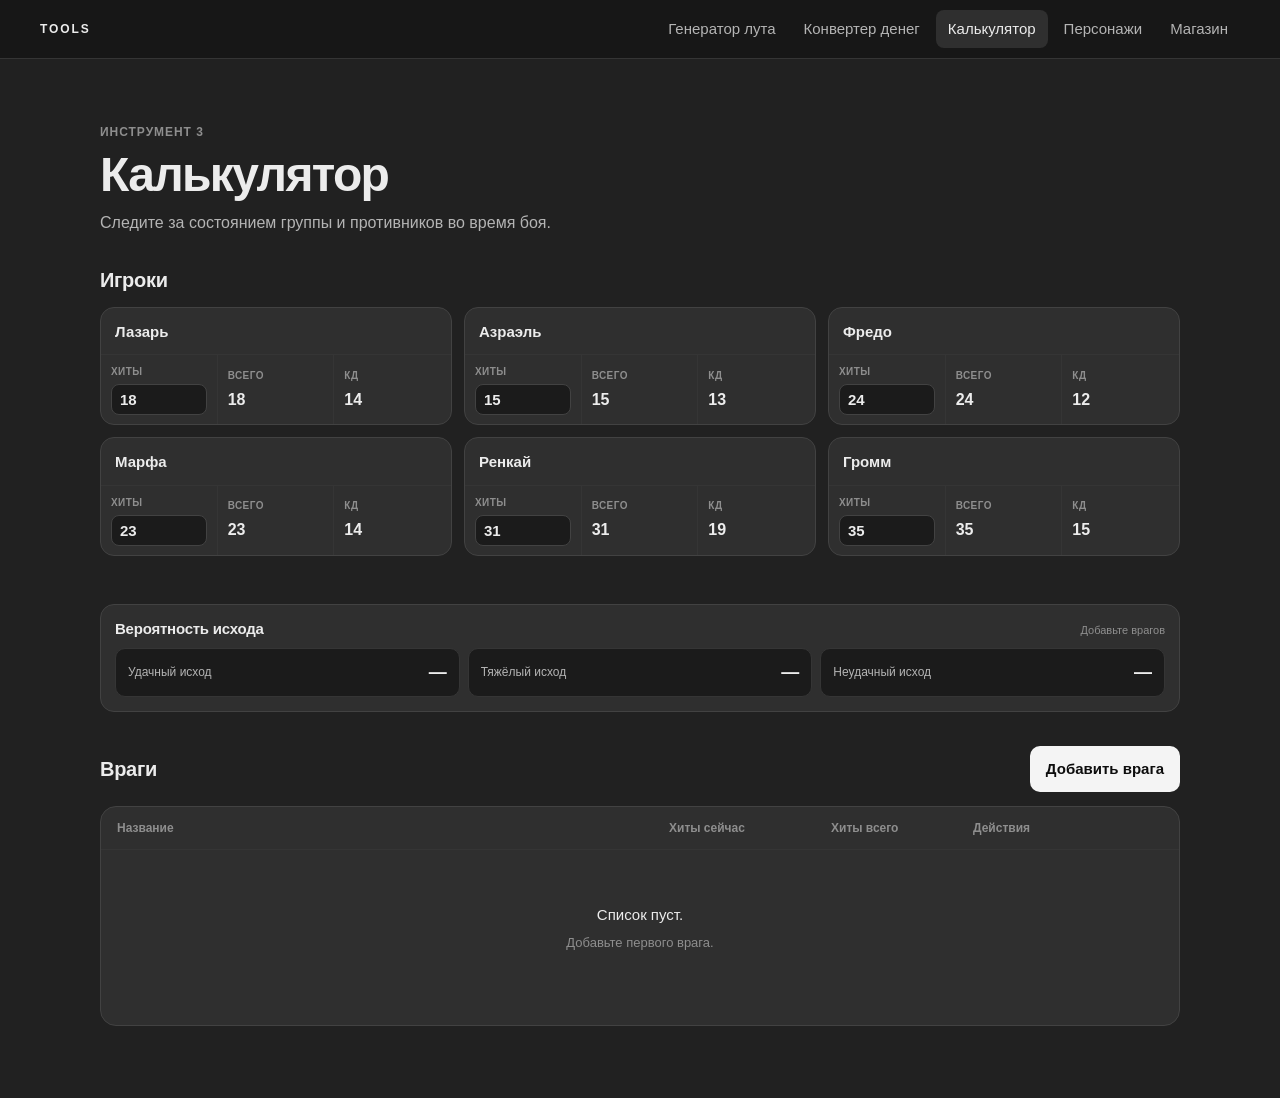
<file: pages/tool-3.html>
<!doctype html>
<html lang="ru">
<head>
  <meta charset="utf-8">
  <meta name="viewport" content="width=device-width, initial-scale=1">
  <meta name="theme-color" content="#212121">
  <title>Калькулятор — Tools</title>
  <link rel="stylesheet" href="../assets/css/styles.css">
  <link rel="stylesheet" href="../assets/css/combat-evaluator.css">
</head>
<body>
<header class="site-header">
  <div class="header-inner">
    <a class="brand" href="tool-1.html" aria-label="Tools — главная">TOOLS</a>
    <nav class="tool-nav" aria-label="Инструменты">
      <a class="nav-link" href="tool-1.html">Генератор лута</a>
      <a class="nav-link" href="tool-2.html">Конвертер денег</a>
      <a class="nav-link active" href="tool-3.html" aria-current="page">Калькулятор</a>
      <a class="nav-link" href="tool-4.html">Персонажи</a>
      <a class="nav-link" href="tool-5.html">Магазин</a>
    </nav>
  </div>
</header>

<main class="page-shell enemies-shell">
  <section class="page-heading">
    <p class="kicker">Инструмент 3</p>
    <h1>Калькулятор</h1>
    <p class="subtitle">Следите за состоянием группы и противников во время боя.</p>
  </section>

  <section class="players-section" aria-labelledby="players-title">
    <div class="combat-section-title">
      <h2 id="players-title">Игроки</h2>
    </div>
    <div class="players-grid" id="players-grid"></div>
    <p class="form-error players-error" id="players-error" role="alert" aria-live="polite"></p>
  </section>

  <section class="combat-evaluation" id="combat-evaluation" aria-labelledby="combat-evaluation-title">
    <div class="combat-evaluation-title">
      <h2 id="combat-evaluation-title">Вероятность исхода</h2>
      <span id="combat-evaluation-state">Добавьте врагов</span>
    </div>

    <div class="combat-outcomes">
      <div class="combat-outcome">
        <span>Удачный исход</span>
        <strong id="combat-success">—</strong>
      </div>
      <div class="combat-outcome">
        <span>Тяжёлый исход</span>
        <strong id="combat-hard">—</strong>
      </div>
      <div class="combat-outcome">
        <span>Неудачный исход</span>
        <strong id="combat-fail">—</strong>
      </div>
    </div>
  </section>

  <section class="enemy-section-heading">
    <h2>Враги</h2>
    <button class="generate-button add-enemy-button" id="add-enemy" type="button">Добавить врага</button>
  </section>

  <section class="enemies-panel" aria-label="Список врагов">
    <div class="enemy-table-head" aria-hidden="true">
      <span>Название</span>
      <span>Хиты сейчас</span>
      <span>Хиты всего</span>
      <span>Действия</span>
    </div>

    <div class="enemy-list" id="enemy-list"></div>

    <div class="enemy-empty" id="enemy-empty">
      <p>Список пуст.</p>
      <span>Добавьте первого врага.</span>
    </div>

    <p class="form-error enemies-error" id="enemies-error" role="alert" aria-live="polite"></p>
  </section>
</main>

<template id="enemy-row-template">
  <div class="enemy-entry">
    <div class="enemy-row">
      <label class="enemy-cell enemy-name-cell">
        <span class="mobile-label">Название</span>
        <select class="enemy-name" aria-label="Название врага"></select>
      </label>

      <label class="enemy-cell">
        <span class="mobile-label">Хиты сейчас</span>
        <input class="enemy-current-hp" type="number" min="0" step="1" inputmode="numeric" aria-label="Хиты сейчас">
      </label>

      <div class="enemy-cell enemy-total-cell">
        <span class="mobile-label">Хиты всего</span>
        <span class="enemy-total-hp" aria-label="Хиты всего"></span>
      </div>

      <div class="enemy-actions">
        <button class="enemy-expand enemy-icon-button" type="button" aria-expanded="false" aria-label="Расширить" title="Расширить">
          <svg class="enemy-action-icon enemy-expand-icon" viewBox="0 0 24 24" aria-hidden="true">
            <path d="m6 9 6 6 6-6"></path>
          </svg>
        </button>

        <button class="enemy-duplicate enemy-icon-button" type="button" aria-label="Дублировать" title="Дублировать">
          <svg class="enemy-action-icon" viewBox="0 0 24 24" aria-hidden="true">
            <rect width="14" height="14" x="8" y="8" rx="2" ry="2"></rect>
            <path d="M4 16c-1.1 0-2-.9-2-2V4c0-1.1.9-2 2-2h10c1.1 0 2 .9 2 2"></path>
          </svg>
        </button>

        <button class="enemy-delete enemy-icon-button enemy-delete-icon-button" type="button" aria-label="Удалить врага" title="Удалить">
          <svg class="enemy-action-icon" viewBox="0 0 24 24" aria-hidden="true">
            <path d="M18 6 6 18"></path>
            <path d="m6 6 12 12"></path>
          </svg>
        </button>
      </div>
    </div>

    <div class="enemy-details" hidden>
      <div class="enemy-details-scroll">
        <div class="enemy-details-content"></div>
      </div>
    </div>
  </div>
</template>

<script src="../data/characters-data.js"></script>
<script src="../assets/js/players.js"></script>
<script src="../assets/js/enemies.js"></script>
<script src="../assets/js/combat-evaluator.js"></script>
</body>
</html>
</file>
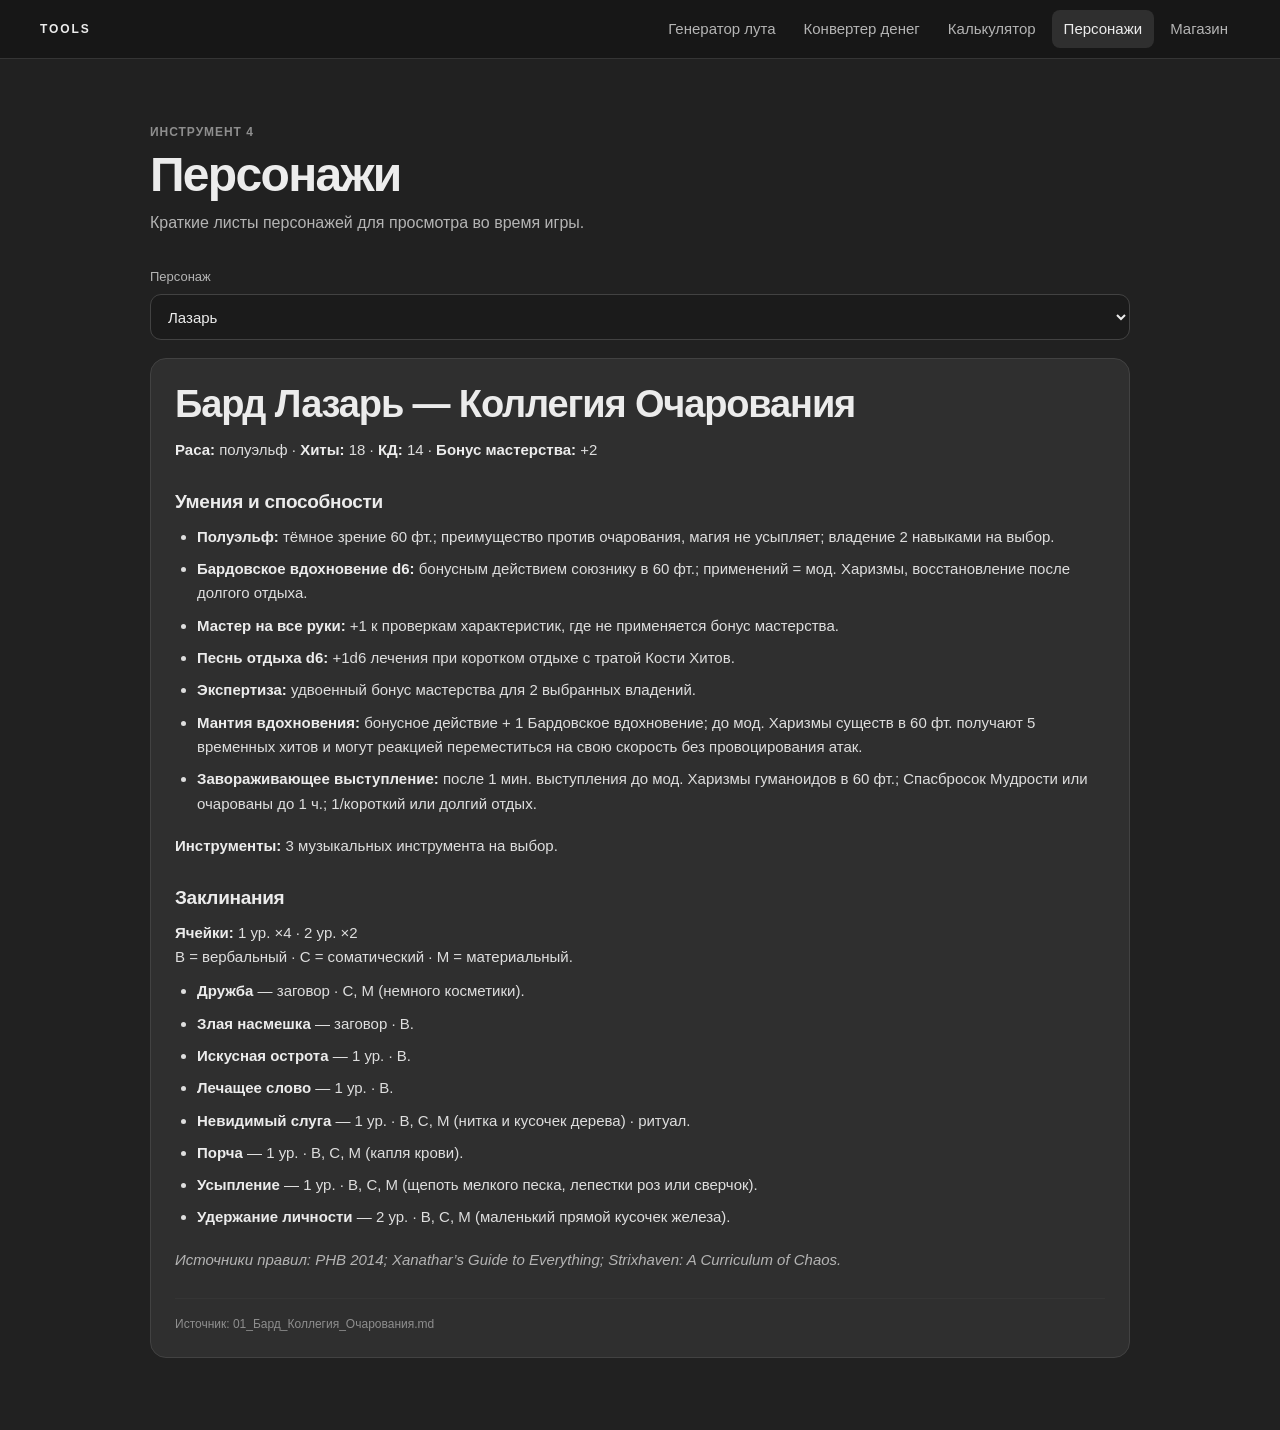
<file: pages/tool-4.html>
<!DOCTYPE html>
<html lang="ru">
<head>
  <meta charset="UTF-8" />
  <meta name="viewport" content="width=device-width, initial-scale=1.0" />
  <meta name="theme-color" content="#212121" />
  <title>Персонажи</title>
  <link rel="stylesheet" href="../assets/css/styles.css">
<style>
.character-tool {
  display: grid;
  gap: 18px;
}

.character-toolbar {
  display: grid;
  gap: 8px;
}

.character-toolbar label {
  color: var(--muted);
  font-size: 13px;
  font-weight: 500;
}

.character-select {
  width: 100%;
  height: 46px;
  padding: 0 13px;
  border: 1px solid var(--border);
  border-radius: 11px;
  outline: none;
  color: var(--text);
  background: var(--surface-deep);
  font: inherit;
  cursor: pointer;
  transition: border-color 120ms ease, box-shadow 120ms ease;
}

.character-select:focus {
  border-color: #6d6d6d;
  box-shadow: 0 0 0 2px rgba(255,255,255,.06);
}

.character-sheet {
  padding: 24px;
  border: 1px solid var(--border);
  border-radius: var(--radius);
  background: var(--surface);
}

.character-sheet h1 {
  margin: 0 0 12px;
  font-size: clamp(26px, 4vw, 38px);
  line-height: 1.12;
  font-weight: 600;
  letter-spacing: -.03em;
}

.character-sheet h2 {
  margin: 28px 0 10px;
  font-size: 19px;
}

.character-sheet p,
.character-sheet li {
  color: #dedede;
  line-height: 1.62;
}

.character-sheet p {
  margin: 10px 0;
}

.character-sheet ul {
  margin: 10px 0 18px;
  padding-left: 22px;
}

.character-sheet li {
  margin: 8px 0;
}

.character-sheet strong {
  color: var(--text);
}

.character-sheet em {
  color: var(--muted);
}

.character-sheet code {
  padding: 2px 5px;
  border-radius: 6px;
  background: var(--surface-deep);
}

.character-source {
  margin-top: 26px;
  padding-top: 16px;
  border-top: 1px solid var(--border-soft);
  color: var(--muted-2);
  font-size: 12px;
}

@media (max-width: 640px) {
  .character-sheet {
    padding: 18px;
  }
}
</style>
</head>
<body>
  <header class="site-header">
  <div class="header-inner">
    <a class="brand" href="tool-1.html" aria-label="Tools — главная">TOOLS</a>
    <nav class="tool-nav" aria-label="Инструменты">
      <a class="nav-link" href="tool-1.html">Генератор лута</a>
      <a class="nav-link" href="tool-2.html">Конвертер денег</a>
      <a class="nav-link" href="tool-3.html">Калькулятор</a>
      <a class="nav-link active" href="tool-4.html" aria-current="page">Персонажи</a>
      <a class="nav-link" href="tool-5.html">Магазин</a>
    </nav>
  </div>
</header>

<main class="page-shell character-page">
  <section class="page-heading">
    <p class="kicker">Инструмент 4</p>
    <h1>Персонажи</h1>
    <p class="subtitle">Краткие листы персонажей для просмотра во время игры.</p>
  </section>

  <div class="character-tool">

          <div class="character-toolbar">
            <label for="characterSelect">Персонаж</label>
            <select id="characterSelect" class="character-select" aria-label="Выберите персонажа"></select>
          </div>

          <article id="characterSheet" class="character-sheet"></article>
  </div>
</main>

  <script>
    const characters = [{"name": "Лазарь", "title": "Бард Лазарь — Коллегия Очарования", "markdown": "# Бард Лазарь — Коллегия Очарования\n**Раса:** полуэльф · **Хиты:** 18 · **КД:** 14 · **Бонус мастерства:** +2\n\n## Умения и способности\n- **Полуэльф:** тёмное зрение 60 фт.; преимущество против очарования, магия не усыпляет; владение 2 навыками на выбор.\n- **Бардовское вдохновение d6:** бонусным действием союзнику в 60 фт.; применений = мод. Харизмы, восстановление после долгого отдыха.\n- **Мастер на все руки:** +1 к проверкам характеристик, где не применяется бонус мастерства.\n- **Песнь отдыха d6:** +1d6 лечения при коротком отдыхе с тратой Кости Хитов.\n- **Экспертиза:** удвоенный бонус мастерства для 2 выбранных владений.\n- **Мантия вдохновения:** бонусное действие + 1 Бардовское вдохновение; до мод. Харизмы существ в 60 фт. получают 5 временных хитов и могут реакцией переместиться на свою скорость без провоцирования атак.\n- **Завораживающее выступление:** после 1 мин. выступления до мод. Харизмы гуманоидов в 60 фт.; Спасбросок Мудрости или очарованы до 1 ч.; 1/короткий или долгий отдых.\n\n**Инструменты:** 3 музыкальных инструмента на выбор.\n\n## Заклинания\n**Ячейки:** 1 ур. ×4 · 2 ур. ×2  \nВ = вербальный · С = соматический · М = материальный.\n\n- **Дружба** — заговор · С, М (немного косметики).\n- **Злая насмешка** — заговор · В.\n- **Искусная острота** — 1 ур. · В.\n- **Лечащее слово** — 1 ур. · В.\n- **Невидимый слуга** — 1 ур. · В, С, М (нитка и кусочек дерева) · ритуал.\n- **Порча** — 1 ур. · В, С, М (капля крови).\n- **Усыпление** — 1 ур. · В, С, М (щепоть мелкого песка, лепестки роз или сверчок).\n- **Удержание личности** — 2 ур. · В, С, М (маленький прямой кусочек железа).\n\n*Источники правил: PHB 2014; Xanathar’s Guide to Everything; Strixhaven: A Curriculum of Chaos.*\n", "file": "01_Бард_Коллегия_Очарования.md"}, {"name": "Азраэль", "title": "Плут Азраэль — Убийца", "markdown": "# Плут Азраэль — Убийца\n**Раса:** тифлинг · **Хиты:** 15 · **КД:** 13 · **Бонус мастерства:** +2\n\n## Умения и способности\n- **Тифлинг:** тёмное зрение 60 фт.; сопротивление огню; «Чудотворство»; с 3 уровня «Адское возмездие» 1/долгий отдых, сотворяется как заклинание 2 уровня (Харизма).\n- **Экспертиза:** удвоенный бонус мастерства для 2 выбранных владений.\n- **Скрытая атака:** +2d6 1/ход при выполнении условий.\n- **Хитрое действие:** бонусным действием Рывок, Отход или Спрятаться.\n- **Дополнительные владения убийцы:** набор для грима и набор отравителя.\n- **Ликвидация:** преимущество на атаки по существам, которые ещё не ходили; попадание по застигнутому врасплох существу — критическое.\n\n**Инструменты:** воровские инструменты; набор для грима; набор отравителя.\n\n## Заклинания\nВ = вербальный · С = соматический · М = материальный.\n\n- **Чудотворство** — заговор · В.\n- **Адское возмездие** — 1 ур. · В, С · расово: 1/долгий отдых, сотворяется как **2 ур.**, без ячейки.\n\n*Источники правил: PHB 2014.*\n", "file": "02_Плут_Убийца.md"}, {"name": "Фредо", "title": "Друид Фредо — Круг Земли (Лес)", "markdown": "# Друид Фредо — Круг Земли (Лес)\n**Раса:** тифлинг · **Хиты:** 24 · **КД:** 12 · **Бонус мастерства:** +2\n\n## Умения и способности\n- **Тифлинг:** тёмное зрение 60 фт.; сопротивление огню; «Чудотворство»; с 3 уровня «Адское возмездие» 1/долгий отдых, как заклинание 2 уровня (Харизма).\n- **Дикий облик:** 2/короткий или долгий отдых; зверь до КС 1/4, без скорости плавания/полёта; до 1 часа.\n- **Круг Земли:** 1 дополнительный заговор друида.\n- **Естественное восстановление:** 1/долгий отдых после короткого отдыха восстановить ячейки суммарно до 2 уровней.\n- **Заклинания круга — Лес:** «Дубовая кора» и «Паук» всегда подготовлены и не входят в лимит подготовки.\n\n**Инструменты:** набор травника.\n\n## Заклинания\n**Ячейки:** 1 ур. ×4 · 2 ур. ×2  \nВ = вербальный · С = соматический · М = материальный.\n\n- **Искусство друидов** — заговор · В, С.\n- **Починка** — заговор · В, С, М (два магнетита).\n- **Сотворение пламени** — заговор · В, С.\n- **Чудотворство** — заговор · В.\n- **Лечение ран** — 1 ур. · В, С.\n- **Огонь фей** — 1 ур. · В.\n- **Разговор с животными** — 1 ур. · В, С · ритуал.\n- **Адское возмездие** — 1 ур. · В, С · расово: 1/долгий отдых как **2 ур.**, без ячейки.\n- **Горящий клинок** — 2 ур. · В, С, М (лист сумаха) · концентрация.\n- **Дубовая кора** — 2 ур. · В, С, М (горсть дубовой коры) · концентрация.\n- **Паук** — 2 ур. · В, С, М (капля битума и паук) · концентрация.\n- **Поиск ловушек** — 2 ур. · В, С.\n\n*Источники правил: PHB 2014.*\n", "file": "03_Друид_Круг_Земли.md"}, {"name": "Марфа", "title": "Чародей Марфа — Наследие драконьей крови", "markdown": "# Чародей Марфа — Наследие драконьей крови\n**Раса:** полуорк · **Хиты:** 23 · **КД:** 14 · **Бонус мастерства:** +2\n\n## Умения и способности\n- **Полуорк:** тёмное зрение 60 фт.; владение Запугиванием; **Непоколебимая стойкость** — вместо падения до 0 хитов остаться на 1, 1/долгий отдых; **Свирепые атаки** — при крите рукопашным оружием +1 кость урона оружия.\n- **Единицы чародейства:** 3; гибкое заклинательство — преобразование ячеек ↔ единицы чародейства.\n- **Метамагия:** **Далёкое заклинание** и **Неуловимое заклинание**.\n- **Драконий предок:** зелёный дракон; связанный тип урона — яд; при подходящих проверках Харизмы против драконов применимый бонус мастерства удваивается.\n- **Драконья устойчивость:** +1 максимум хитов за каждый уровень чародея; без доспеха КД = 13 + Ловкость.\n\n**Инструменты:** нет от расы/класса/подкласса.\n\n## Заклинания\n**Ячейки:** 1 ур. ×4 · 2 ур. ×2  \nВ = вербальный · С = соматический · М = материальный.\n\n- **Брызги яда** — заговор · В, С.\n- **Магическая рука** — заговор · В, С.\n- **Свет** — заговор · В, М (светлячок или фосфоресцирующий мох).\n- **Шоковое прикосновение** — заговор · В, С.\n- **Волшебная стрела** — 1 ур. · В, С.\n- **Луч болезни** — 1 ур. · В, С.\n- **Обнаружение магии** — 1 ур. · В, С · ритуал.\n- **Дыхание дракона** — 2 ур. · В, С, М (острый перец) · концентрация.\n\n*Источники правил: PHB 2014; Xanathar’s Guide to Everything.*\n", "file": "04_Чародей_Драконья_Кровь.md"}, {"name": "Ренкай", "title": "Воин Ренкай — Воин Эха", "markdown": "# Воин Ренкай — Воин Эха\n**Раса:** человек · **Ликантропия:** вермедведь · **Хиты:** 31 · **КД:** 19 · **Бонус мастерства:** +2\n\n## Умения и способности\n- **Человек (стандартный):** все характеристики +1.\n- **Боевой стиль:** 1 стиль на выбор (конкретный не указан).\n- **Второе дыхание:** бонусным действием восстановить 1d10 + 3 хита; 1/короткий или долгий отдых.\n- **Всплеск действий:** дополнительное действие в свой ход; 1/короткий или долгий отдых.\n- **Воплощение эха:** бонусным действием создать эхо в 15 фт.; КД эха = 14 + БМ (**16**), 1 хит, иммунитет ко всем состояниям. Эхо двигается до 30 фт. без действия; атаки действием Атака могут исходить из вашей клетки или клетки эха; из эха можно совершать провоцированные атаки; бонусным действием можно поменяться с ним местами, потратив 15 фт. перемещения.\n- **Высвобождение воплощения:** при действии Атака сделать ещё 1 рукопашную атаку из позиции эха; использований = мод. Телосложения (мин. 1), восстановление после долгого отдыха.\n- **Вермедведь:** Сила становится 19, если была ниже; в форме медведя/гибрида **КД +1** (при указанном КД 19 → 20), скорость 40 фт. и лазание 30 фт.; иммунитет к дробящему/колющему/рубящему урону от немагических несеребряных атак; преимущество Восприятия по запаху; превращение действием в медведя/гибрида и обратно. Получает натуральные атаки вермедведя и владение ими: **укус 2d10 + Сила**, **когти 2d8 + Сила**. СЛ заражения укусом = 8 + БМ + мод. Телосложения.\n\n**Инструменты:** нет от расы/класса/подкласса/ликантропии.\n\n## Заклинания\nНет.\n\n*Источники правил: PHB 2014; Explorer’s Guide to Wildemount; Monster Manual 2014.*\n", "file": "05_Воин_Эха_Вермедведь.md"}, {"name": "Громм", "title": "Варвар \"Громм\" — Путь Зверя", "markdown": "# Варвар \"Громм\" — Путь Зверя\n**Раса:** дварф · **Хиты:** 35 · **КД:** 15 · **Бонус мастерства:** +2\n\n## Умения и способности\n- **Дварф:** тёмное зрение 60 фт.; преимущество спасбросков против яда и сопротивление урону ядом; владение боевым топором, ручным топором, лёгким молотом и боевым молотом; **Знание камня** — для Истории о каменной кладке считается владеющим навыком и удваивает БМ; скорость 25 фт., тяжёлый доспех её не снижает.\n- **Подраса дварфа не указана:** её особенности не добавлены.\n- **Ярость:** 3/долгий отдых; +2 урона рукопашными атаками Силой, преимущество проверок/спасбросков Силы, сопротивление дробящему/колющему/рубящему урону.\n- **Защита без доспехов:** КД = 10 + Ловкость + Телосложение.\n- **Безрассудная атака:** преимущество рукопашных атак Силой в этот ход; атаки по вам получают преимущество до следующего хода.\n- **Чувство опасности:** преимущество спасбросков Ловкости против видимых эффектов, если не ослеплён/оглушён/недееспособен.\n- **Форма зверя:** при входе в Ярость выбрать натуральное оружие:\n  - **Укус:** 1d8 колющего; 1/ход при хитов меньше половины после попадания восстановить хиты = БМ (**2**).\n  - **Когти:** 1d6 рубящего; 1/ход после атаки когтем действием Атака — ещё 1 атака когтем тем же действием.\n  - **Хвост:** 1d8 колющего, досягаемость; реакцией при попадании по вам бросить d8 и добавить к КД против этой атаки.\n\n**Инструменты:** 1 на выбор — инструменты кузнеца, припасы пивовара или инструменты каменщика.\n\n## Заклинания\nНет.\n\n*Источники правил: PHB 2014; Tasha’s Cauldron of Everything.*\n", "file": "06_Варвар_Путь_Зверя.md"}];

    const select = document.getElementById("characterSelect");
    const sheet = document.getElementById("characterSheet");

    function escapeHtml(value) {
      return value
        .replaceAll("&", "&amp;")
        .replaceAll("<", "&lt;")
        .replaceAll(">", "&gt;");
    }

    function inlineMarkdown(text) {
      let result = escapeHtml(text);
      result = result.replace(/`([^`]+)`/g, "<code>$1</code>");
      result = result.replace(/\*\*([^*]+)\*\*/g, "<strong>$1</strong>");
      result = result.replace(/\*([^*]+)\*/g, "<em>$1</em>");
      return result;
    }

    function markdownToHtml(md) {
      const lines = md.replace(/\r\n/g, "\n").split("\n");
      const out = [];
      let inList = false;
      let paragraph = [];

      const flushParagraph = () => {
        if (paragraph.length) {
          out.push("<p>" + paragraph.map(inlineMarkdown).join("<br>") + "</p>");
          paragraph = [];
        }
      };

      const closeList = () => {
        if (inList) {
          out.push("</ul>");
          inList = false;
        }
      };

      for (const raw of lines) {
        const line = raw.trimEnd();

        if (!line.trim()) {
          flushParagraph();
          closeList();
          continue;
        }

        if (line.startsWith("# ")) {
          flushParagraph();
          closeList();
          out.push("<h1>" + inlineMarkdown(line.slice(2).trim()) + "</h1>");
          continue;
        }

        if (line.startsWith("## ")) {
          flushParagraph();
          closeList();
          out.push("<h2>" + inlineMarkdown(line.slice(3).trim()) + "</h2>");
          continue;
        }

        if (line.startsWith("- ")) {
          flushParagraph();
          if (!inList) {
            out.push("<ul>");
            inList = true;
          }
          out.push("<li>" + inlineMarkdown(line.slice(2).trim()) + "</li>");
          continue;
        }

        // Nested list line from source MD.
        if (/^\s{2,}-\s/.test(raw)) {
          flushParagraph();
          if (!inList) {
            out.push("<ul>");
            inList = true;
          }
          out.push("<li>" + inlineMarkdown(raw.replace(/^\s*-\s*/, "")) + "</li>");
          continue;
        }

        paragraph.push(line.trim());
      }

      flushParagraph();
      closeList();
      return out.join("");
    }

    function renderCharacter(index) {
      const character = characters[index];
      sheet.innerHTML =
        markdownToHtml(character.markdown) +
        '<div class="character-source">Источник: ' + escapeHtml(character.file) + "</div>";
    }

    characters.forEach((character, index) => {
      const option = document.createElement("option");
      option.value = String(index);
      option.textContent = character.name;
      select.appendChild(option);
    });

    select.addEventListener("change", () => renderCharacter(Number(select.value)));
    renderCharacter(0);
  </script>
</body>
</html>
</file>
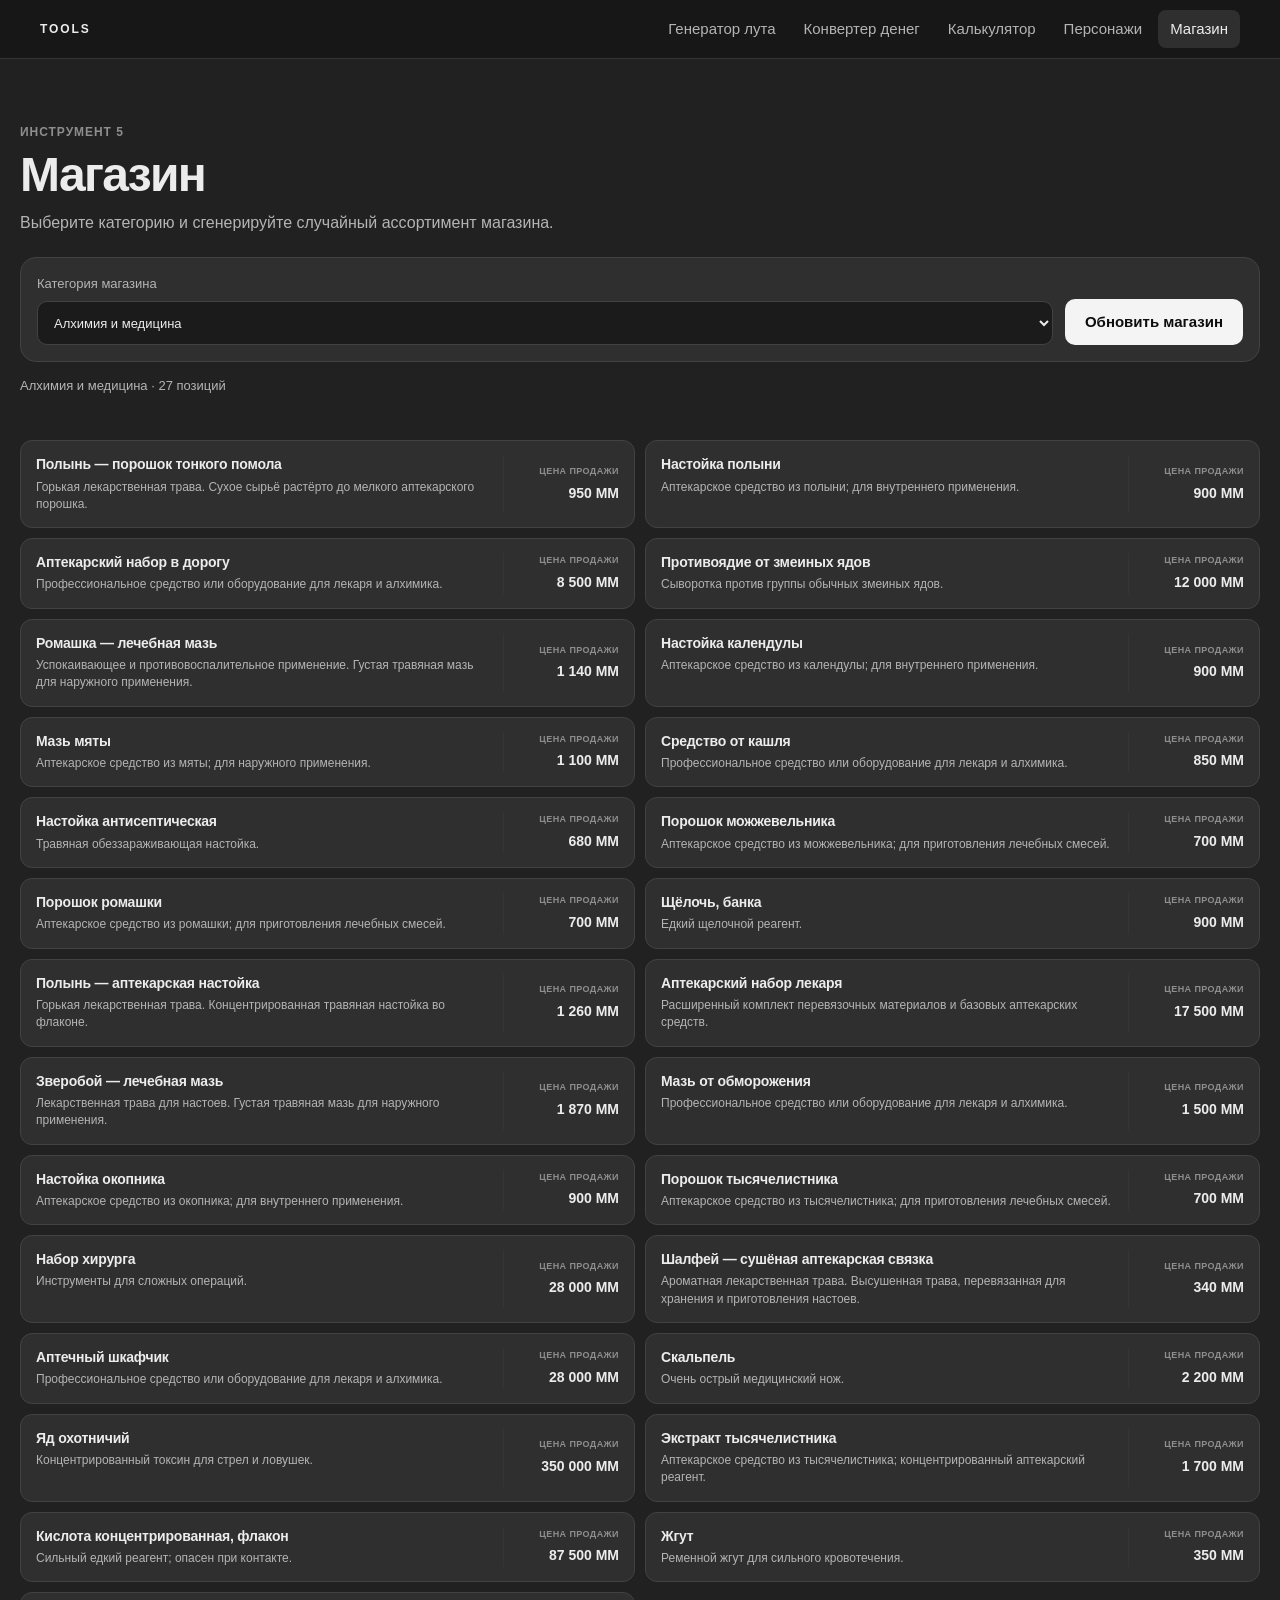
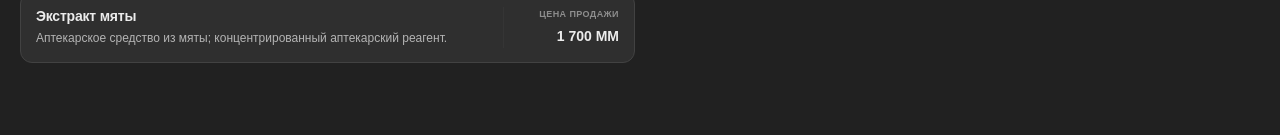
<file: pages/tool-5.html>
<!doctype html>
<html lang="ru">
<head>
  <meta charset="utf-8">
  <meta name="viewport" content="width=device-width, initial-scale=1">
  <meta name="theme-color" content="#212121">
  <title>Магазин — Tools</title>
  <link rel="stylesheet" href="../assets/css/styles.css">
</head>
<body>
<header class="site-header">
  <div class="header-inner">
    <a class="brand" href="tool-1.html" aria-label="Tools — главная">TOOLS</a>
    <nav class="tool-nav" aria-label="Инструменты">
      <a class="nav-link" href="tool-1.html">Генератор лута</a>
      <a class="nav-link" href="tool-2.html">Конвертер денег</a>
      <a class="nav-link" href="tool-3.html">Калькулятор</a>
      <a class="nav-link" href="tool-4.html">Персонажи</a>
      <a class="nav-link active" href="tool-5.html" aria-current="page">Магазин</a>
    </nav>
  </div>
</header>

<main class="page-shell shop-shell">
  <section class="page-heading shop-heading">
    <div>
      <p class="kicker">Инструмент 5</p>
      <h1>Магазин</h1>
      <p class="subtitle">Выберите категорию и сгенерируйте случайный ассортимент магазина.</p>
    </div>
  </section>

  <section class="shop-controls" aria-label="Настройки магазина">
    <label class="field shop-category-field">
      <span>Категория магазина</span>
      <select id="shop-category" class="shop-select" aria-label="Категория магазина"></select>
    </label>
    <button class="generate-button shop-refresh" id="shop-refresh" type="button">Обновить магазин</button>
  </section>

  <div class="shop-summary" id="shop-summary" aria-live="polite"></div>
  <p class="form-error shop-error" id="shop-error" role="alert" aria-live="polite"></p>

  <section class="shop-list" id="shop-list" aria-label="Ассортимент магазина"></section>
</main>

<template id="shop-item-template">
  <article class="shop-item">
    <div class="shop-item-main">
      <h2 class="shop-item-name"></h2>
      <p class="shop-item-description"></p>
    </div>
    <div class="shop-item-price-wrap">
      <span>Цена продажи</span>
      <strong class="shop-item-price"></strong>
    </div>
  </article>
</template>

<script src="../data/loot-data.js"></script>
<script src="../assets/js/shop.js"></script>
</body>
</html>
</file>
<file: assets/css/styles.css>
* { box-sizing: border-box; }

:root {
  color-scheme: dark;
  --bg: #212121;
  --header: #171717;
  --surface: #2f2f2f;
  --surface-hover: #383838;
  --surface-deep: #1b1b1b;
  --border: #424242;
  --border-soft: #353535;
  --text: #ececec;
  --muted: #b4b4b4;
  --muted-2: #8e8e8e;
  --button: #f4f4f4;
  --button-text: #0d0d0d;
  --danger: #ff8585;
  --radius: 16px;
}

html { background: var(--bg); }

body {
  margin: 0;
  min-width: 320px;
  min-height: 100vh;
  color: var(--text);
  background: var(--bg);
  font-family: ui-sans-serif, -apple-system, BlinkMacSystemFont, "Segoe UI", Helvetica, Arial, sans-serif;
  font-size: 15px;
  line-height: 1.5;
  -webkit-font-smoothing: antialiased;
}

a { color: inherit; }
button, input, textarea { font: inherit; }
button { -webkit-tap-highlight-color: transparent; }

.site-header {
  position: sticky;
  top: 0;
  z-index: 30;
  width: 100%;
  border-bottom: 1px solid var(--border-soft);
  background: rgba(23, 23, 23, .96);
  backdrop-filter: blur(12px);
  -webkit-backdrop-filter: blur(12px);
}

.header-inner {
  display: flex;
  align-items: center;
  gap: 24px;
  width: min(1240px, 100%);
  min-height: 58px;
  margin: 0 auto;
  padding: 0 20px;
}

.brand {
  flex: 0 0 auto;
  text-decoration: none;
  font-size: 12px;
  font-weight: 700;
  letter-spacing: .16em;
}

.tool-nav {
  display: flex;
  gap: 4px;
  min-width: 0;
  margin-left: auto;
  overflow-x: auto;
  scrollbar-width: none;
}
.tool-nav::-webkit-scrollbar { display: none; }

.nav-link {
  flex: 0 0 auto;
  padding: 8px 12px;
  border-radius: 8px;
  color: var(--muted);
  text-decoration: none;
  white-space: nowrap;
  transition: color 120ms ease, background 120ms ease;
}
.nav-link:hover { color: var(--text); background: var(--surface); }
.nav-link.active { color: var(--text); background: var(--surface); }

.page-shell {
  width: min(980px, calc(100% - 40px));
  margin: 0 auto;
  padding: 64px 0 72px;
}

.page-heading { margin-bottom: 32px; }
.kicker {
  margin: 0 0 8px;
  color: var(--muted-2);
  font-size: 12px;
  font-weight: 600;
  letter-spacing: .08em;
  text-transform: uppercase;
}

h1, h2, p { margin-top: 0; }
h1 {
  margin-bottom: 10px;
  font-size: clamp(32px, 5vw, 48px);
  line-height: 1.08;
  font-weight: 600;
  letter-spacing: -.035em;
}
h2 {
  margin-bottom: 0;
  font-size: 20px;
  line-height: 1.3;
  font-weight: 600;
  letter-spacing: -.015em;
}
.subtitle {
  max-width: 680px;
  margin-bottom: 0;
  color: var(--muted);
  font-size: 16px;
}

.tool-grid {
  display: grid;
  grid-template-columns: minmax(280px, 340px) minmax(0, 1fr);
  gap: 18px;
  align-items: stretch;
}

.settings-panel,
.result-panel {
  border: 1px solid var(--border);
  border-radius: var(--radius);
  background: var(--surface);
}

.settings-panel {
  display: flex;
  flex-direction: column;
  gap: 20px;
  padding: 20px;
}

.field-group.two-fields {
  display: grid;
  grid-template-columns: 1fr 1fr;
  gap: 10px;
}

.field {
  display: flex;
  flex-direction: column;
  gap: 8px;
  color: var(--muted);
  font-size: 13px;
  font-weight: 500;
}

.field input {
  width: 100%;
  height: 46px;
  padding: 0 13px;
  border: 1px solid var(--border);
  border-radius: 11px;
  outline: none;
  color: var(--text);
  background: var(--surface-deep);
  transition: border-color 120ms ease, box-shadow 120ms ease;
}
.field input:focus {
  border-color: #6d6d6d;
  box-shadow: 0 0 0 2px rgba(255,255,255,.06);
}

.input-wrap { position: relative; }
.input-wrap input { padding-right: 60px; }
.suffix {
  position: absolute;
  top: 50%;
  right: 13px;
  transform: translateY(-50%);
  color: var(--muted-2);
  font-size: 12px;
  pointer-events: none;
}

.generate-button,
.copy-button {
  border-radius: 10px;
  cursor: pointer;
  transition: opacity 120ms ease, background 120ms ease, transform 120ms ease;
}
.generate-button:active,
.copy-button:active { transform: scale(.985); }

.generate-button {
  min-height: 46px;
  border: 0;
  padding: 0 16px;
  color: var(--button-text);
  background: var(--button);
  font-weight: 600;
}
.generate-button:hover { opacity: .9; }

.form-error {
  min-height: 18px;
  margin: -8px 0 0;
  color: var(--danger);
  font-size: 12px;
}

.result-panel {
  display: flex;
  min-height: 430px;
  flex-direction: column;
  padding: 20px;
}

.result-topline {
  display: flex;
  align-items: flex-start;
  justify-content: space-between;
  gap: 16px;
  margin-bottom: 16px;
}

.copy-button {
  flex: 0 0 auto;
  min-height: 36px;
  padding: 0 12px;
  border: 1px solid var(--border);
  color: var(--text);
  background: transparent;
  font-size: 13px;
}
.copy-button:hover:not(:disabled) { background: var(--surface-hover); }
.copy-button:disabled { cursor: default; opacity: .38; }

.result-output {
  width: 100%;
  min-height: 290px;
  flex: 1;
  resize: vertical;
  padding: 15px 16px;
  border: 1px solid var(--border);
  border-radius: 12px;
  outline: none;
  color: var(--text);
  background: var(--surface-deep);
  font-family: ui-monospace, SFMono-Regular, Menlo, Monaco, Consolas, "Liberation Mono", monospace;
  font-size: 13px;
  line-height: 1.65;
}
.result-output::placeholder { color: #707070; }
.result-output:focus { border-color: #5c5c5c; }

.result-meta {
  margin-top: 12px;
  color: var(--muted-2);
  font-size: 12px;
}

.empty-page {
  display: grid;
  min-height: calc(100vh - 58px);
  place-items: center;
  padding-top: 40px;
  padding-bottom: 80px;
}
.empty-state { width: min(540px, 100%); text-align: center; }
.empty-number {
  margin-bottom: 12px;
  color: #4a4a4a;
  font-size: clamp(72px, 18vw, 150px);
  line-height: .9;
  font-weight: 600;
  letter-spacing: -.08em;
}
.empty-state .subtitle { margin-left: auto; margin-right: auto; }

.redirect-page {
  display: grid;
  min-height: 100vh;
  place-items: center;
  padding: 24px;
  color: var(--muted);
}
.redirect-page p { margin: 0; }

@media (max-width: 760px) {
  .header-inner {
    display: block;
    min-height: 0;
    padding: 11px 12px 9px;
  }
  .brand { display: inline-block; margin: 1px 4px 8px; }
  .tool-nav { width: 100%; margin-left: 0; }
  .nav-link { padding: 8px 10px; font-size: 14px; }
  .page-shell { width: min(100% - 24px, 980px); padding: 40px 0 48px; }
  .page-heading { margin-bottom: 24px; }
  .tool-grid { grid-template-columns: 1fr; }
  .result-panel { min-height: 390px; }
}

@media (max-width: 430px) {
  .field-group.two-fields { grid-template-columns: 1fr 1fr; }
  .settings-panel, .result-panel { padding: 16px; border-radius: 14px; }
  h1 { font-size: 34px; }
  .subtitle { font-size: 15px; }
  .result-topline { align-items: center; }
}

@media (prefers-reduced-motion: reduce) {
  * { transition: none !important; scroll-behavior: auto !important; }
}

/* Tool 2: money converter */
.converter-shell {
  width: min(760px, calc(100% - 40px));
}

.converter-panel {
  display: flex;
  flex-direction: column;
  gap: 18px;
  padding: 22px;
  border: 1px solid var(--border);
  border-radius: var(--radius);
  background: var(--surface);
}

.conversion-rule {
  margin: 0;
  padding-bottom: 18px;
  border-bottom: 1px solid var(--border-soft);
  color: var(--text);
  font-size: 16px;
  font-weight: 500;
}

.converter-row {
  display: grid;
  grid-template-columns: minmax(190px, 1fr) minmax(180px, 260px);
  align-items: center;
  gap: 18px;
  color: var(--text);
}

.converter-row span {
  color: var(--muted);
  font-size: 14px;
  font-weight: 500;
}

.converter-row input {
  width: 100%;
  height: 46px;
  padding: 0 13px;
  border: 1px solid var(--border);
  border-radius: 11px;
  outline: none;
  color: var(--text);
  background: var(--surface-deep);
  transition: border-color 120ms ease, box-shadow 120ms ease;
}

.converter-row input:focus {
  border-color: #6d6d6d;
  box-shadow: 0 0 0 2px rgba(255,255,255,.06);
}

.converter-button {
  width: 100%;
}

.converter-error {
  margin: -6px 0 0;
}

@media (max-width: 600px) {
  .converter-shell {
    width: min(100% - 24px, 760px);
  }

  .converter-panel {
    padding: 16px;
  }

  .converter-row {
    grid-template-columns: 1fr;
    gap: 8px;
  }
}

/* Tool 3: enemies */
.enemies-shell {
  width: min(1080px, calc(100% - 40px));
}

.enemies-heading {
  display: flex;
  align-items: flex-end;
  justify-content: space-between;
  gap: 24px;
}

.add-enemy-button {
  flex: 0 0 auto;
  min-width: 150px;
}

.enemies-panel {
  overflow: hidden;
  border: 1px solid var(--border);
  border-radius: var(--radius);
  background: var(--surface);
}

.enemy-table-head,
.enemy-row {
  display: grid;
  grid-template-columns: minmax(220px, 1fr) 150px 130px 190px;
  gap: 12px;
  align-items: center;
}

.enemy-table-head {
  padding: 12px 16px;
  border-bottom: 1px solid var(--border-soft);
  color: var(--muted-2);
  font-size: 12px;
  font-weight: 600;
}

.enemy-entry {
  border-bottom: 1px solid var(--border-soft);
}

.enemy-entry:last-child {
  border-bottom: 0;
}

.enemy-row {
  min-height: 66px;
  padding: 10px 16px;
  transition: opacity 120ms ease, background 120ms ease;
}

.enemy-entry.is-dead .enemy-row {
  background: rgba(255, 255, 255, .018);
}

.enemy-cell {
  min-width: 0;
}

.enemy-name,
.enemy-current-hp {
  width: 100%;
  height: 42px;
  padding: 0 12px;
  border: 1px solid var(--border);
  border-radius: 10px;
  outline: none;
  color: var(--text);
  background: var(--surface-deep);
}

.enemy-name:focus,
.enemy-current-hp:focus {
  border-color: #6d6d6d;
  box-shadow: 0 0 0 2px rgba(255,255,255,.06);
}

.enemy-name.is-dead {
  color: var(--muted-2);
  text-decoration: line-through;
  text-decoration-thickness: 1.5px;
}

.enemy-total-cell {
  color: var(--text);
  font-variant-numeric: tabular-nums;
}

.enemy-total-hp {
  display: inline-block;
  min-width: 32px;
}

.enemy-actions {
  display: grid;
  grid-template-columns: 1fr 1fr;
  gap: 7px;
}

.enemy-expand,
.enemy-delete {
  height: 38px;
  padding: 0 9px;
  border: 1px solid var(--border);
  border-radius: 9px;
  color: var(--muted);
  background: transparent;
  cursor: pointer;
  font-size: 12px;
  transition: color 120ms ease, background 120ms ease, border-color 120ms ease;
}

.enemy-expand:hover {
  color: var(--text);
  border-color: #606060;
  background: rgba(255,255,255,.045);
}

.enemy-delete:hover {
  color: var(--danger);
  border-color: rgba(255, 133, 133, .42);
  background: rgba(255, 133, 133, .06);
}

.enemy-details[hidden] {
  display: none;
}

.enemy-details {
  padding: 0 16px 14px;
}

.enemy-details-scroll {
  height: 300px;
  overflow-y: auto;
  padding: 16px 18px;
  border: 1px solid var(--border-soft);
  border-radius: 12px;
  background: var(--surface-deep);
  scrollbar-width: thin;
}

.enemy-details-content {
  max-width: 820px;
}

.enemy-details-content h3 {
  margin: 0 0 8px;
  color: var(--text);
  font-size: 18px;
  font-weight: 600;
}

.enemy-details-content h4 {
  margin: 20px 0 8px;
  color: var(--text);
  font-size: 14px;
  font-weight: 600;
}

.enemy-details-content p,
.enemy-details-content li {
  color: #d8d8d8;
  font-size: 13px;
  line-height: 1.55;
}

.enemy-details-content p {
  margin: 7px 0;
}

.enemy-details-content ul {
  margin: 7px 0 12px;
  padding-left: 20px;
}

.enemy-details-content li {
  margin: 5px 0;
}

.enemy-details-content strong {
  color: var(--text);
}

.enemy-details-content em {
  color: var(--muted);
}

.enemy-details-content code {
  padding: 1px 4px;
  border-radius: 5px;
  color: var(--text);
  background: rgba(255,255,255,.07);
}

.enemy-details-status {
  margin: 0 !important;
  color: var(--muted-2) !important;
}

.enemy-empty {
  padding: 54px 20px;
  text-align: center;
}

.enemy-empty[hidden] {
  display: none;
}

.enemy-empty p {
  margin-bottom: 4px;
  color: var(--text);
  font-weight: 500;
}

.enemy-empty span {
  color: var(--muted-2);
  font-size: 13px;
}

.enemies-error {
  margin: 0;
  padding: 0 16px 14px;
}

.mobile-label {
  display: none;
}

@media (max-width: 760px) {
  .enemies-shell {
    width: min(100% - 24px, 1080px);
  }

  .enemies-heading {
    align-items: stretch;
    flex-direction: column;
    gap: 18px;
  }

  .add-enemy-button {
    width: 100%;
  }

  .enemy-table-head {
    display: none;
  }

  .enemy-row {
    grid-template-columns: 1fr 1fr;
    gap: 12px;
    padding: 16px;
  }

  .enemy-name-cell {
    grid-column: 1 / -1;
  }

  .enemy-actions {
    grid-column: 1 / -1;
  }

  .enemy-expand,
  .enemy-delete {
    width: 100%;
  }

  .enemy-cell {
    display: flex;
    flex-direction: column;
    gap: 6px;
  }

  .mobile-label {
    display: block;
    color: var(--muted-2);
    font-size: 11px;
    font-weight: 600;
  }

  .enemy-total-cell {
    justify-content: center;
    min-height: 42px;
    padding: 0 12px;
    border: 1px solid var(--border-soft);
    border-radius: 10px;
    background: rgba(0,0,0,.08);
  }
}

/* Tool 3: players */
.players-section {
  margin-bottom: 34px;
}

.combat-section-title,
.enemy-section-heading {
  display: flex;
  align-items: center;
  justify-content: space-between;
  gap: 20px;
  margin-bottom: 14px;
}

.players-grid {
  display: grid;
  grid-template-columns: repeat(3, minmax(0, 1fr));
  gap: 12px;
}

.player-card {
  min-width: 0;
  overflow: hidden;
  border: 1px solid var(--border);
  border-radius: 14px;
  background: var(--surface);
  transition: background 120ms ease, opacity 120ms ease;
}

.player-card.is-dead {
  background: rgba(255, 255, 255, .018);
}

.player-name {
  padding: 13px 14px 11px;
  border-bottom: 1px solid var(--border-soft);
  color: var(--text);
  font-size: 15px;
  font-weight: 600;
  white-space: nowrap;
  overflow: hidden;
  text-overflow: ellipsis;
}

.player-name.is-dead {
  color: var(--muted-2);
  text-decoration: line-through;
  text-decoration-thickness: 1.5px;
}

.player-stats {
  display: grid;
  grid-template-columns: repeat(3, minmax(0, 1fr));
}

.player-stat {
  display: flex;
  min-width: 0;
  min-height: 68px;
  flex-direction: column;
  justify-content: center;
  gap: 5px;
  padding: 9px 10px;
  border-right: 1px solid var(--border-soft);
}

.player-stat:last-child {
  border-right: 0;
}

.player-stat > span {
  color: var(--muted-2);
  font-size: 10px;
  font-weight: 600;
  letter-spacing: .045em;
  text-transform: uppercase;
}

.player-current-hp {
  width: 100%;
  height: 31px;
  padding: 0 8px;
  border: 1px solid var(--border);
  border-radius: 8px;
  outline: none;
  color: var(--text);
  background: var(--surface-deep);
  font-weight: 600;
  font-variant-numeric: tabular-nums;
}

.player-current-hp:focus {
  border-color: #6d6d6d;
  box-shadow: 0 0 0 2px rgba(255,255,255,.06);
}

.player-readonly-stat strong {
  color: var(--text);
  font-size: 16px;
  font-weight: 600;
  font-variant-numeric: tabular-nums;
}

.players-error {
  margin: 8px 0 0;
}

.enemy-section-heading {
  margin-top: 0;
}

@media (max-width: 820px) {
  .players-grid {
    grid-template-columns: repeat(2, minmax(0, 1fr));
  }
}

@media (max-width: 520px) {
  .players-grid {
    grid-template-columns: 1fr;
  }

  .enemy-section-heading {
    align-items: stretch;
    flex-direction: column;
  }
}


@media (max-width: 760px) {
  .enemy-details {
    padding: 0 12px 12px;
  }

  .enemy-details-scroll {
    height: 300px;
    padding: 14px;
  }
}


/* Tool 5: shop */
.shop-shell {
  width: min(100% - 40px, 1240px);
}

.shop-heading {
  margin-bottom: 22px;
}

.shop-controls {
  display: grid;
  grid-template-columns: minmax(260px, 1fr) auto;
  align-items: end;
  gap: 12px;
  margin-bottom: 14px;
  padding: 16px;
  border: 1px solid var(--border);
  border-radius: var(--radius);
  background: var(--surface);
}

.shop-category-field {
  margin: 0;
}

.shop-select {
  width: 100%;
  height: 44px;
  padding: 0 38px 0 12px;
  border: 1px solid var(--border);
  border-radius: 10px;
  outline: none;
  color: var(--text);
  background: var(--surface-deep);
  font: inherit;
  cursor: pointer;
}

.shop-select:focus {
  border-color: #6d6d6d;
  box-shadow: 0 0 0 2px rgba(255,255,255,.06);
}

.shop-refresh {
  width: auto;
  min-width: 178px;
  height: 44px;
  margin: 0;
  white-space: nowrap;
}

.shop-summary {
  min-height: 22px;
  margin: 0 0 12px;
  color: var(--muted);
  font-size: 13px;
}

.shop-error {
  margin: 0 0 12px;
}

.shop-list {
  display: grid;
  grid-template-columns: repeat(2, minmax(0, 1fr));
  gap: 10px;
}

.shop-item {
  display: grid;
  grid-template-columns: minmax(0, 1fr) auto;
  gap: 14px;
  min-width: 0;
  padding: 14px 15px;
  border: 1px solid var(--border);
  border-radius: 12px;
  background: var(--surface);
}

.shop-item-main {
  min-width: 0;
}

.shop-item-name {
  margin: 0 0 5px;
  color: var(--text);
  font-size: 14px;
  font-weight: 600;
  line-height: 1.3;
}

.shop-item-description {
  display: -webkit-box;
  margin: 0;
  overflow: hidden;
  color: var(--muted);
  font-size: 12px;
  line-height: 1.45;
  -webkit-box-orient: vertical;
  -webkit-line-clamp: 3;
}

.shop-item-price-wrap {
  display: flex;
  min-width: 116px;
  flex-direction: column;
  align-items: flex-end;
  justify-content: center;
  gap: 4px;
  padding-left: 12px;
  border-left: 1px solid var(--border-soft);
  text-align: right;
}

.shop-item-price-wrap span {
  color: var(--muted-2);
  font-size: 9px;
  font-weight: 600;
  letter-spacing: .045em;
  text-transform: uppercase;
}

.shop-item-price {
  color: var(--text);
  font-size: 14px;
  font-weight: 600;
  font-variant-numeric: tabular-nums;
  white-space: nowrap;
}

@media (max-width: 760px) {
  .shop-shell {
    width: min(100% - 24px, 1240px);
  }

  .shop-controls {
    grid-template-columns: 1fr;
  }

  .shop-refresh {
    width: 100%;
  }

  .shop-list {
    grid-template-columns: 1fr;
  }
}

@media (max-width: 420px) {
  .shop-item {
    grid-template-columns: 1fr;
  }

  .shop-item-price-wrap {
    min-width: 0;
    align-items: flex-start;
    padding: 10px 0 0;
    border-top: 1px solid var(--border-soft);
    border-left: 0;
    text-align: left;
  }
}

/* BEGIN enemy icon actions */
.enemy-actions {
  display: flex;
  align-items: center;
  justify-content: flex-end;
  gap: 7px;
}

.enemy-icon-button,
.enemy-expand.enemy-icon-button,
.enemy-delete.enemy-icon-button {
  display: inline-flex;
  width: 38px;
  height: 38px;
  flex: 0 0 38px;
  align-items: center;
  justify-content: center;
  padding: 0;
  border: 1px solid var(--border);
  border-radius: 9px;
  color: var(--muted);
  background: transparent;
  cursor: pointer;
  transition:
    color 120ms ease,
    background 120ms ease,
    border-color 120ms ease,
    transform 120ms ease;
}

.enemy-icon-button:hover,
.enemy-expand.enemy-icon-button:hover {
  color: var(--text);
  border-color: #606060;
  background: rgba(255,255,255,.045);
}

.enemy-icon-button:active {
  transform: scale(.94);
}

.enemy-delete.enemy-delete-icon-button {
  color: #ff7272;
  border-color: rgba(255, 114, 114, .28);
}

.enemy-delete.enemy-delete-icon-button:hover {
  color: #ff8b8b;
  border-color: rgba(255, 114, 114, .55);
  background: rgba(255, 90, 90, .08);
}

.enemy-action-icon {
  width: 18px;
  height: 18px;
  fill: none;
  stroke: currentColor;
  stroke-width: 2;
  stroke-linecap: round;
  stroke-linejoin: round;
  pointer-events: none;
}

.enemy-expand-icon {
  transition: transform 140ms ease;
}

.enemy-expand[aria-expanded="true"] .enemy-expand-icon {
  transform: rotate(180deg);
}

@media (max-width: 760px) {
  .enemy-actions {
    display: flex;
    grid-column: 1 / -1;
    justify-content: flex-end;
  }

  .enemy-expand.enemy-icon-button,
  .enemy-delete.enemy-icon-button,
  .enemy-duplicate.enemy-icon-button {
    width: 42px;
    height: 42px;
    flex-basis: 42px;
  }
}
/* END enemy icon actions */
</file>
<file: styles.css>
* { box-sizing: border-box; }

:root {
  color-scheme: dark;
  --bg: #212121;
  --header: #171717;
  --surface: #2f2f2f;
  --surface-hover: #383838;
  --surface-deep: #1b1b1b;
  --border: #424242;
  --border-soft: #353535;
  --text: #ececec;
  --muted: #b4b4b4;
  --muted-2: #8e8e8e;
  --button: #f4f4f4;
  --button-text: #0d0d0d;
  --danger: #ff8585;
  --radius: 16px;
}

html { background: var(--bg); }

body {
  margin: 0;
  min-width: 320px;
  min-height: 100vh;
  color: var(--text);
  background: var(--bg);
  font-family: ui-sans-serif, -apple-system, BlinkMacSystemFont, "Segoe UI", Helvetica, Arial, sans-serif;
  font-size: 15px;
  line-height: 1.5;
  -webkit-font-smoothing: antialiased;
}

a { color: inherit; }
button, input, textarea { font: inherit; }
button { -webkit-tap-highlight-color: transparent; }

.site-header {
  position: sticky;
  top: 0;
  z-index: 30;
  width: 100%;
  border-bottom: 1px solid var(--border-soft);
  background: rgba(23, 23, 23, .96);
  backdrop-filter: blur(12px);
  -webkit-backdrop-filter: blur(12px);
}

.header-inner {
  display: flex;
  align-items: center;
  gap: 24px;
  width: min(1240px, 100%);
  min-height: 58px;
  margin: 0 auto;
  padding: 0 20px;
}

.brand {
  flex: 0 0 auto;
  text-decoration: none;
  font-size: 12px;
  font-weight: 700;
  letter-spacing: .16em;
}

.tool-nav {
  display: flex;
  gap: 4px;
  min-width: 0;
  margin-left: auto;
  overflow-x: auto;
  scrollbar-width: none;
}
.tool-nav::-webkit-scrollbar { display: none; }

.nav-link {
  flex: 0 0 auto;
  padding: 8px 12px;
  border-radius: 8px;
  color: var(--muted);
  text-decoration: none;
  white-space: nowrap;
  transition: color 120ms ease, background 120ms ease;
}
.nav-link:hover { color: var(--text); background: var(--surface); }
.nav-link.active { color: var(--text); background: var(--surface); }

.page-shell {
  width: min(980px, calc(100% - 40px));
  margin: 0 auto;
  padding: 64px 0 72px;
}

.page-heading { margin-bottom: 32px; }
.kicker {
  margin: 0 0 8px;
  color: var(--muted-2);
  font-size: 12px;
  font-weight: 600;
  letter-spacing: .08em;
  text-transform: uppercase;
}

h1, h2, p { margin-top: 0; }
h1 {
  margin-bottom: 10px;
  font-size: clamp(32px, 5vw, 48px);
  line-height: 1.08;
  font-weight: 600;
  letter-spacing: -.035em;
}
h2 {
  margin-bottom: 0;
  font-size: 20px;
  line-height: 1.3;
  font-weight: 600;
  letter-spacing: -.015em;
}
.subtitle {
  max-width: 680px;
  margin-bottom: 0;
  color: var(--muted);
  font-size: 16px;
}

.tool-grid {
  display: grid;
  grid-template-columns: minmax(280px, 340px) minmax(0, 1fr);
  gap: 18px;
  align-items: stretch;
}

.settings-panel,
.result-panel {
  border: 1px solid var(--border);
  border-radius: var(--radius);
  background: var(--surface);
}

.settings-panel {
  display: flex;
  flex-direction: column;
  gap: 20px;
  padding: 20px;
}

.field-group.two-fields {
  display: grid;
  grid-template-columns: 1fr 1fr;
  gap: 10px;
}

.field {
  display: flex;
  flex-direction: column;
  gap: 8px;
  color: var(--muted);
  font-size: 13px;
  font-weight: 500;
}

.field input {
  width: 100%;
  height: 46px;
  padding: 0 13px;
  border: 1px solid var(--border);
  border-radius: 11px;
  outline: none;
  color: var(--text);
  background: var(--surface-deep);
  transition: border-color 120ms ease, box-shadow 120ms ease;
}
.field input:focus {
  border-color: #6d6d6d;
  box-shadow: 0 0 0 2px rgba(255,255,255,.06);
}

.input-wrap { position: relative; }
.input-wrap input { padding-right: 60px; }
.suffix {
  position: absolute;
  top: 50%;
  right: 13px;
  transform: translateY(-50%);
  color: var(--muted-2);
  font-size: 12px;
  pointer-events: none;
}

.generate-button,
.copy-button {
  border-radius: 10px;
  cursor: pointer;
  transition: opacity 120ms ease, background 120ms ease, transform 120ms ease;
}
.generate-button:active,
.copy-button:active { transform: scale(.985); }

.generate-button {
  min-height: 46px;
  border: 0;
  padding: 0 16px;
  color: var(--button-text);
  background: var(--button);
  font-weight: 600;
}
.generate-button:hover { opacity: .9; }

.form-error {
  min-height: 18px;
  margin: -8px 0 0;
  color: var(--danger);
  font-size: 12px;
}

.result-panel {
  display: flex;
  min-height: 430px;
  flex-direction: column;
  padding: 20px;
}

.result-topline {
  display: flex;
  align-items: flex-start;
  justify-content: space-between;
  gap: 16px;
  margin-bottom: 16px;
}

.copy-button {
  flex: 0 0 auto;
  min-height: 36px;
  padding: 0 12px;
  border: 1px solid var(--border);
  color: var(--text);
  background: transparent;
  font-size: 13px;
}
.copy-button:hover:not(:disabled) { background: var(--surface-hover); }
.copy-button:disabled { cursor: default; opacity: .38; }

.result-output {
  width: 100%;
  min-height: 290px;
  flex: 1;
  resize: vertical;
  padding: 15px 16px;
  border: 1px solid var(--border);
  border-radius: 12px;
  outline: none;
  color: var(--text);
  background: var(--surface-deep);
  font-family: ui-monospace, SFMono-Regular, Menlo, Monaco, Consolas, "Liberation Mono", monospace;
  font-size: 13px;
  line-height: 1.65;
}
.result-output::placeholder { color: #707070; }
.result-output:focus { border-color: #5c5c5c; }

.result-meta {
  margin-top: 12px;
  color: var(--muted-2);
  font-size: 12px;
}

.empty-page {
  display: grid;
  min-height: calc(100vh - 58px);
  place-items: center;
  padding-top: 40px;
  padding-bottom: 80px;
}
.empty-state { width: min(540px, 100%); text-align: center; }
.empty-number {
  margin-bottom: 12px;
  color: #4a4a4a;
  font-size: clamp(72px, 18vw, 150px);
  line-height: .9;
  font-weight: 600;
  letter-spacing: -.08em;
}
.empty-state .subtitle { margin-left: auto; margin-right: auto; }

.redirect-page {
  display: grid;
  min-height: 100vh;
  place-items: center;
  padding: 24px;
  color: var(--muted);
}
.redirect-page p { margin: 0; }

@media (max-width: 760px) {
  .header-inner {
    display: block;
    min-height: 0;
    padding: 11px 12px 9px;
  }
  .brand { display: inline-block; margin: 1px 4px 8px; }
  .tool-nav { width: 100%; margin-left: 0; }
  .nav-link { padding: 8px 10px; font-size: 14px; }
  .page-shell { width: min(100% - 24px, 980px); padding: 40px 0 48px; }
  .page-heading { margin-bottom: 24px; }
  .tool-grid { grid-template-columns: 1fr; }
  .result-panel { min-height: 390px; }
}

@media (max-width: 430px) {
  .field-group.two-fields { grid-template-columns: 1fr 1fr; }
  .settings-panel, .result-panel { padding: 16px; border-radius: 14px; }
  h1 { font-size: 34px; }
  .subtitle { font-size: 15px; }
  .result-topline { align-items: center; }
}

@media (prefers-reduced-motion: reduce) {
  * { transition: none !important; scroll-behavior: auto !important; }
}

/* Tool 2: money converter */
.converter-shell {
  width: min(760px, calc(100% - 40px));
}

.converter-panel {
  display: flex;
  flex-direction: column;
  gap: 18px;
  padding: 22px;
  border: 1px solid var(--border);
  border-radius: var(--radius);
  background: var(--surface);
}

.conversion-rule {
  margin: 0;
  padding-bottom: 18px;
  border-bottom: 1px solid var(--border-soft);
  color: var(--text);
  font-size: 16px;
  font-weight: 500;
}

.converter-row {
  display: grid;
  grid-template-columns: minmax(190px, 1fr) minmax(180px, 260px);
  align-items: center;
  gap: 18px;
  color: var(--text);
}

.converter-row span {
  color: var(--muted);
  font-size: 14px;
  font-weight: 500;
}

.converter-row input {
  width: 100%;
  height: 46px;
  padding: 0 13px;
  border: 1px solid var(--border);
  border-radius: 11px;
  outline: none;
  color: var(--text);
  background: var(--surface-deep);
  transition: border-color 120ms ease, box-shadow 120ms ease;
}

.converter-row input:focus {
  border-color: #6d6d6d;
  box-shadow: 0 0 0 2px rgba(255,255,255,.06);
}

.converter-button {
  width: 100%;
}

.converter-error {
  margin: -6px 0 0;
}

@media (max-width: 600px) {
  .converter-shell {
    width: min(100% - 24px, 760px);
  }

  .converter-panel {
    padding: 16px;
  }

  .converter-row {
    grid-template-columns: 1fr;
    gap: 8px;
  }
}

/* Tool 3: enemies */
.enemies-shell {
  width: min(1080px, calc(100% - 40px));
}

.enemies-heading {
  display: flex;
  align-items: flex-end;
  justify-content: space-between;
  gap: 24px;
}

.add-enemy-button {
  flex: 0 0 auto;
  min-width: 150px;
}

.enemies-panel {
  overflow: hidden;
  border: 1px solid var(--border);
  border-radius: var(--radius);
  background: var(--surface);
}

.enemy-table-head,
.enemy-row {
  display: grid;
  grid-template-columns: minmax(220px, 1fr) 150px 130px 190px;
  gap: 12px;
  align-items: center;
}

.enemy-table-head {
  padding: 12px 16px;
  border-bottom: 1px solid var(--border-soft);
  color: var(--muted-2);
  font-size: 12px;
  font-weight: 600;
}

.enemy-entry {
  border-bottom: 1px solid var(--border-soft);
}

.enemy-entry:last-child {
  border-bottom: 0;
}

.enemy-row {
  min-height: 66px;
  padding: 10px 16px;
  transition: opacity 120ms ease, background 120ms ease;
}

.enemy-entry.is-dead .enemy-row {
  background: rgba(255, 255, 255, .018);
}

.enemy-cell {
  min-width: 0;
}

.enemy-name,
.enemy-current-hp {
  width: 100%;
  height: 42px;
  padding: 0 12px;
  border: 1px solid var(--border);
  border-radius: 10px;
  outline: none;
  color: var(--text);
  background: var(--surface-deep);
}

.enemy-name:focus,
.enemy-current-hp:focus {
  border-color: #6d6d6d;
  box-shadow: 0 0 0 2px rgba(255,255,255,.06);
}

.enemy-name.is-dead {
  color: var(--muted-2);
  text-decoration: line-through;
  text-decoration-thickness: 1.5px;
}

.enemy-total-cell {
  color: var(--text);
  font-variant-numeric: tabular-nums;
}

.enemy-total-hp {
  display: inline-block;
  min-width: 32px;
}

.enemy-actions {
  display: grid;
  grid-template-columns: 1fr 1fr;
  gap: 7px;
}

.enemy-expand,
.enemy-delete {
  height: 38px;
  padding: 0 9px;
  border: 1px solid var(--border);
  border-radius: 9px;
  color: var(--muted);
  background: transparent;
  cursor: pointer;
  font-size: 12px;
  transition: color 120ms ease, background 120ms ease, border-color 120ms ease;
}

.enemy-expand:hover {
  color: var(--text);
  border-color: #606060;
  background: rgba(255,255,255,.045);
}

.enemy-delete:hover {
  color: var(--danger);
  border-color: rgba(255, 133, 133, .42);
  background: rgba(255, 133, 133, .06);
}

.enemy-details[hidden] {
  display: none;
}

.enemy-details {
  padding: 0 16px 14px;
}

.enemy-details-scroll {
  height: 300px;
  overflow-y: auto;
  padding: 16px 18px;
  border: 1px solid var(--border-soft);
  border-radius: 12px;
  background: var(--surface-deep);
  scrollbar-width: thin;
}

.enemy-details-content {
  max-width: 820px;
}

.enemy-details-content h3 {
  margin: 0 0 8px;
  color: var(--text);
  font-size: 18px;
  font-weight: 600;
}

.enemy-details-content h4 {
  margin: 20px 0 8px;
  color: var(--text);
  font-size: 14px;
  font-weight: 600;
}

.enemy-details-content p,
.enemy-details-content li {
  color: #d8d8d8;
  font-size: 13px;
  line-height: 1.55;
}

.enemy-details-content p {
  margin: 7px 0;
}

.enemy-details-content ul {
  margin: 7px 0 12px;
  padding-left: 20px;
}

.enemy-details-content li {
  margin: 5px 0;
}

.enemy-details-content strong {
  color: var(--text);
}

.enemy-details-content em {
  color: var(--muted);
}

.enemy-details-content code {
  padding: 1px 4px;
  border-radius: 5px;
  color: var(--text);
  background: rgba(255,255,255,.07);
}

.enemy-details-status {
  margin: 0 !important;
  color: var(--muted-2) !important;
}

.enemy-empty {
  padding: 54px 20px;
  text-align: center;
}

.enemy-empty[hidden] {
  display: none;
}

.enemy-empty p {
  margin-bottom: 4px;
  color: var(--text);
  font-weight: 500;
}

.enemy-empty span {
  color: var(--muted-2);
  font-size: 13px;
}

.enemies-error {
  margin: 0;
  padding: 0 16px 14px;
}

.mobile-label {
  display: none;
}

@media (max-width: 760px) {
  .enemies-shell {
    width: min(100% - 24px, 1080px);
  }

  .enemies-heading {
    align-items: stretch;
    flex-direction: column;
    gap: 18px;
  }

  .add-enemy-button {
    width: 100%;
  }

  .enemy-table-head {
    display: none;
  }

  .enemy-row {
    grid-template-columns: 1fr 1fr;
    gap: 12px;
    padding: 16px;
  }

  .enemy-name-cell {
    grid-column: 1 / -1;
  }

  .enemy-actions {
    grid-column: 1 / -1;
  }

  .enemy-expand,
  .enemy-delete {
    width: 100%;
  }

  .enemy-cell {
    display: flex;
    flex-direction: column;
    gap: 6px;
  }

  .mobile-label {
    display: block;
    color: var(--muted-2);
    font-size: 11px;
    font-weight: 600;
  }

  .enemy-total-cell {
    justify-content: center;
    min-height: 42px;
    padding: 0 12px;
    border: 1px solid var(--border-soft);
    border-radius: 10px;
    background: rgba(0,0,0,.08);
  }
}

/* Tool 3: players */
.players-section {
  margin-bottom: 34px;
}

.combat-section-title,
.enemy-section-heading {
  display: flex;
  align-items: center;
  justify-content: space-between;
  gap: 20px;
  margin-bottom: 14px;
}

.players-grid {
  display: grid;
  grid-template-columns: repeat(3, minmax(0, 1fr));
  gap: 12px;
}

.player-card {
  min-width: 0;
  overflow: hidden;
  border: 1px solid var(--border);
  border-radius: 14px;
  background: var(--surface);
  transition: background 120ms ease, opacity 120ms ease;
}

.player-card.is-dead {
  background: rgba(255, 255, 255, .018);
}

.player-name {
  padding: 13px 14px 11px;
  border-bottom: 1px solid var(--border-soft);
  color: var(--text);
  font-size: 15px;
  font-weight: 600;
  white-space: nowrap;
  overflow: hidden;
  text-overflow: ellipsis;
}

.player-name.is-dead {
  color: var(--muted-2);
  text-decoration: line-through;
  text-decoration-thickness: 1.5px;
}

.player-stats {
  display: grid;
  grid-template-columns: repeat(3, minmax(0, 1fr));
}

.player-stat {
  display: flex;
  min-width: 0;
  min-height: 68px;
  flex-direction: column;
  justify-content: center;
  gap: 5px;
  padding: 9px 10px;
  border-right: 1px solid var(--border-soft);
}

.player-stat:last-child {
  border-right: 0;
}

.player-stat > span {
  color: var(--muted-2);
  font-size: 10px;
  font-weight: 600;
  letter-spacing: .045em;
  text-transform: uppercase;
}

.player-current-hp {
  width: 100%;
  height: 31px;
  padding: 0 8px;
  border: 1px solid var(--border);
  border-radius: 8px;
  outline: none;
  color: var(--text);
  background: var(--surface-deep);
  font-weight: 600;
  font-variant-numeric: tabular-nums;
}

.player-current-hp:focus {
  border-color: #6d6d6d;
  box-shadow: 0 0 0 2px rgba(255,255,255,.06);
}

.player-readonly-stat strong {
  color: var(--text);
  font-size: 16px;
  font-weight: 600;
  font-variant-numeric: tabular-nums;
}

.players-error {
  margin: 8px 0 0;
}

.enemy-section-heading {
  margin-top: 0;
}

@media (max-width: 820px) {
  .players-grid {
    grid-template-columns: repeat(2, minmax(0, 1fr));
  }
}

@media (max-width: 520px) {
  .players-grid {
    grid-template-columns: 1fr;
  }

  .enemy-section-heading {
    align-items: stretch;
    flex-direction: column;
  }
}


@media (max-width: 760px) {
  .enemy-details {
    padding: 0 12px 12px;
  }

  .enemy-details-scroll {
    height: 300px;
    padding: 14px;
  }
}


/* Tool 5: shop */
.shop-shell {
  width: min(100% - 40px, 1240px);
}

.shop-heading {
  margin-bottom: 22px;
}

.shop-controls {
  display: grid;
  grid-template-columns: minmax(260px, 1fr) auto;
  align-items: end;
  gap: 12px;
  margin-bottom: 14px;
  padding: 16px;
  border: 1px solid var(--border);
  border-radius: var(--radius);
  background: var(--surface);
}

.shop-category-field {
  margin: 0;
}

.shop-select {
  width: 100%;
  height: 44px;
  padding: 0 38px 0 12px;
  border: 1px solid var(--border);
  border-radius: 10px;
  outline: none;
  color: var(--text);
  background: var(--surface-deep);
  font: inherit;
  cursor: pointer;
}

.shop-select:focus {
  border-color: #6d6d6d;
  box-shadow: 0 0 0 2px rgba(255,255,255,.06);
}

.shop-refresh {
  width: auto;
  min-width: 178px;
  height: 44px;
  margin: 0;
  white-space: nowrap;
}

.shop-summary {
  min-height: 22px;
  margin: 0 0 12px;
  color: var(--muted);
  font-size: 13px;
}

.shop-error {
  margin: 0 0 12px;
}

.shop-list {
  display: grid;
  grid-template-columns: repeat(2, minmax(0, 1fr));
  gap: 10px;
}

.shop-item {
  display: grid;
  grid-template-columns: minmax(0, 1fr) auto;
  gap: 14px;
  min-width: 0;
  padding: 14px 15px;
  border: 1px solid var(--border);
  border-radius: 12px;
  background: var(--surface);
}

.shop-item-main {
  min-width: 0;
}

.shop-item-name {
  margin: 0 0 5px;
  color: var(--text);
  font-size: 14px;
  font-weight: 600;
  line-height: 1.3;
}

.shop-item-description {
  display: -webkit-box;
  margin: 0;
  overflow: hidden;
  color: var(--muted);
  font-size: 12px;
  line-height: 1.45;
  -webkit-box-orient: vertical;
  -webkit-line-clamp: 3;
}

.shop-item-price-wrap {
  display: flex;
  min-width: 116px;
  flex-direction: column;
  align-items: flex-end;
  justify-content: center;
  gap: 4px;
  padding-left: 12px;
  border-left: 1px solid var(--border-soft);
  text-align: right;
}

.shop-item-price-wrap span {
  color: var(--muted-2);
  font-size: 9px;
  font-weight: 600;
  letter-spacing: .045em;
  text-transform: uppercase;
}

.shop-item-price {
  color: var(--text);
  font-size: 14px;
  font-weight: 600;
  font-variant-numeric: tabular-nums;
  white-space: nowrap;
}

@media (max-width: 760px) {
  .shop-shell {
    width: min(100% - 24px, 1240px);
  }

  .shop-controls {
    grid-template-columns: 1fr;
  }

  .shop-refresh {
    width: 100%;
  }

  .shop-list {
    grid-template-columns: 1fr;
  }
}

@media (max-width: 420px) {
  .shop-item {
    grid-template-columns: 1fr;
  }

  .shop-item-price-wrap {
    min-width: 0;
    align-items: flex-start;
    padding: 10px 0 0;
    border-top: 1px solid var(--border-soft);
    border-left: 0;
    text-align: left;
  }
}

/* BEGIN enemy icon actions */
.enemy-actions {
  display: flex;
  align-items: center;
  justify-content: flex-end;
  gap: 7px;
}

.enemy-icon-button,
.enemy-expand.enemy-icon-button,
.enemy-delete.enemy-icon-button {
  display: inline-flex;
  width: 38px;
  height: 38px;
  flex: 0 0 38px;
  align-items: center;
  justify-content: center;
  padding: 0;
  border: 1px solid var(--border);
  border-radius: 9px;
  color: var(--muted);
  background: transparent;
  cursor: pointer;
  transition:
    color 120ms ease,
    background 120ms ease,
    border-color 120ms ease,
    transform 120ms ease;
}

.enemy-icon-button:hover,
.enemy-expand.enemy-icon-button:hover {
  color: var(--text);
  border-color: #606060;
  background: rgba(255,255,255,.045);
}

.enemy-icon-button:active {
  transform: scale(.94);
}

.enemy-delete.enemy-delete-icon-button {
  color: #ff7272;
  border-color: rgba(255, 114, 114, .28);
}

.enemy-delete.enemy-delete-icon-button:hover {
  color: #ff8b8b;
  border-color: rgba(255, 114, 114, .55);
  background: rgba(255, 90, 90, .08);
}

.enemy-action-icon {
  width: 18px;
  height: 18px;
  fill: none;
  stroke: currentColor;
  stroke-width: 2;
  stroke-linecap: round;
  stroke-linejoin: round;
  pointer-events: none;
}

.enemy-expand-icon {
  transition: transform 140ms ease;
}

.enemy-expand[aria-expanded="true"] .enemy-expand-icon {
  transform: rotate(180deg);
}

@media (max-width: 760px) {
  .enemy-actions {
    display: flex;
    grid-column: 1 / -1;
    justify-content: flex-end;
  }

  .enemy-expand.enemy-icon-button,
  .enemy-delete.enemy-icon-button,
  .enemy-duplicate.enemy-icon-button {
    width: 42px;
    height: 42px;
    flex-basis: 42px;
  }
}
/* END enemy icon actions */
</file>
<file: assets/css/loot-generator.css>
/* Tool 1: loot generator filters */

.loot-category-block {
  display: flex;
  flex-direction: column;
  gap: 9px;
  min-width: 0;
}

.loot-category-header {
  display: flex;
  align-items: center;
  justify-content: space-between;
  gap: 12px;
  color: var(--muted);
  font-size: 13px;
  font-weight: 500;
}

.loot-category-actions {
  display: flex;
  gap: 5px;
}

.loot-category-actions button {
  padding: 3px 7px;
  border: 0;
  border-radius: 6px;
  color: var(--muted-2);
  background: transparent;
  cursor: pointer;
  font-size: 11px;
}

.loot-category-actions button:hover {
  color: var(--text);
  background: rgba(255,255,255,.055);
}

.loot-category-list {
  display: flex;
  max-height: 238px;
  flex-direction: column;
  gap: 2px;
  overflow-y: auto;
  padding: 6px;
  border: 1px solid var(--border);
  border-radius: 11px;
  background: var(--surface-deep);
  scrollbar-width: thin;
}

.loot-category-option {
  display: grid;
  grid-template-columns: 18px minmax(0, 1fr) auto;
  align-items: center;
  gap: 8px;
  min-height: 34px;
  padding: 5px 7px;
  border-radius: 7px;
  cursor: pointer;
  user-select: none;
}

.loot-category-option:hover {
  background: rgba(255,255,255,.045);
}

.loot-category-option input {
  width: 15px;
  height: 15px;
  margin: 0;
  accent-color: var(--button);
  cursor: pointer;
}

.loot-category-name {
  min-width: 0;
  overflow: hidden;
  color: var(--text);
  font-size: 12px;
  text-overflow: ellipsis;
  white-space: nowrap;
}

.loot-category-option small {
  color: var(--muted-2);
  font-size: 10px;
  font-variant-numeric: tabular-nums;
}

.loot-category-summary {
  min-height: 16px;
  color: var(--muted-2);
  font-size: 11px;
}

@media (max-width: 760px) {
  .loot-category-list {
    max-height: 280px;
  }
}
</file>
<file: assets/css/combat-evaluator.css>
/* Tool 3: compact combat outcome evaluator */
.combat-evaluation {
  margin: -12px 0 34px;
  padding: 14px;
  border: 1px solid var(--border);
  border-radius: 14px;
  background: var(--surface);
}

.combat-evaluation-title {
  display: flex;
  align-items: baseline;
  justify-content: space-between;
  gap: 16px;
  margin-bottom: 10px;
}

.combat-evaluation-title h2 {
  margin: 0;
  color: var(--text);
  font-size: 15px;
  font-weight: 600;
}

.combat-evaluation-title span {
  color: var(--muted-2);
  font-size: 11px;
}

.combat-outcomes {
  display: grid;
  grid-template-columns: repeat(3, minmax(0, 1fr));
  gap: 8px;
}

.combat-outcome {
  display: flex;
  min-width: 0;
  align-items: center;
  justify-content: space-between;
  gap: 10px;
  min-height: 48px;
  padding: 10px 12px;
  border: 1px solid var(--border-soft);
  border-radius: 10px;
  background: var(--surface-deep);
}

.combat-outcome span {
  min-width: 0;
  color: var(--muted);
  font-size: 12px;
  line-height: 1.25;
}

.combat-outcome strong {
  flex: 0 0 auto;
  color: var(--text);
  font-size: 18px;
  font-weight: 650;
  font-variant-numeric: tabular-nums;
}

.combat-evaluation.is-calculating .combat-outcome strong {
  opacity: .45;
}

@media (max-width: 620px) {
  .combat-evaluation-title {
    align-items: flex-start;
    flex-direction: column;
    gap: 3px;
  }

  .combat-outcomes {
    grid-template-columns: 1fr;
  }
}
</file>
